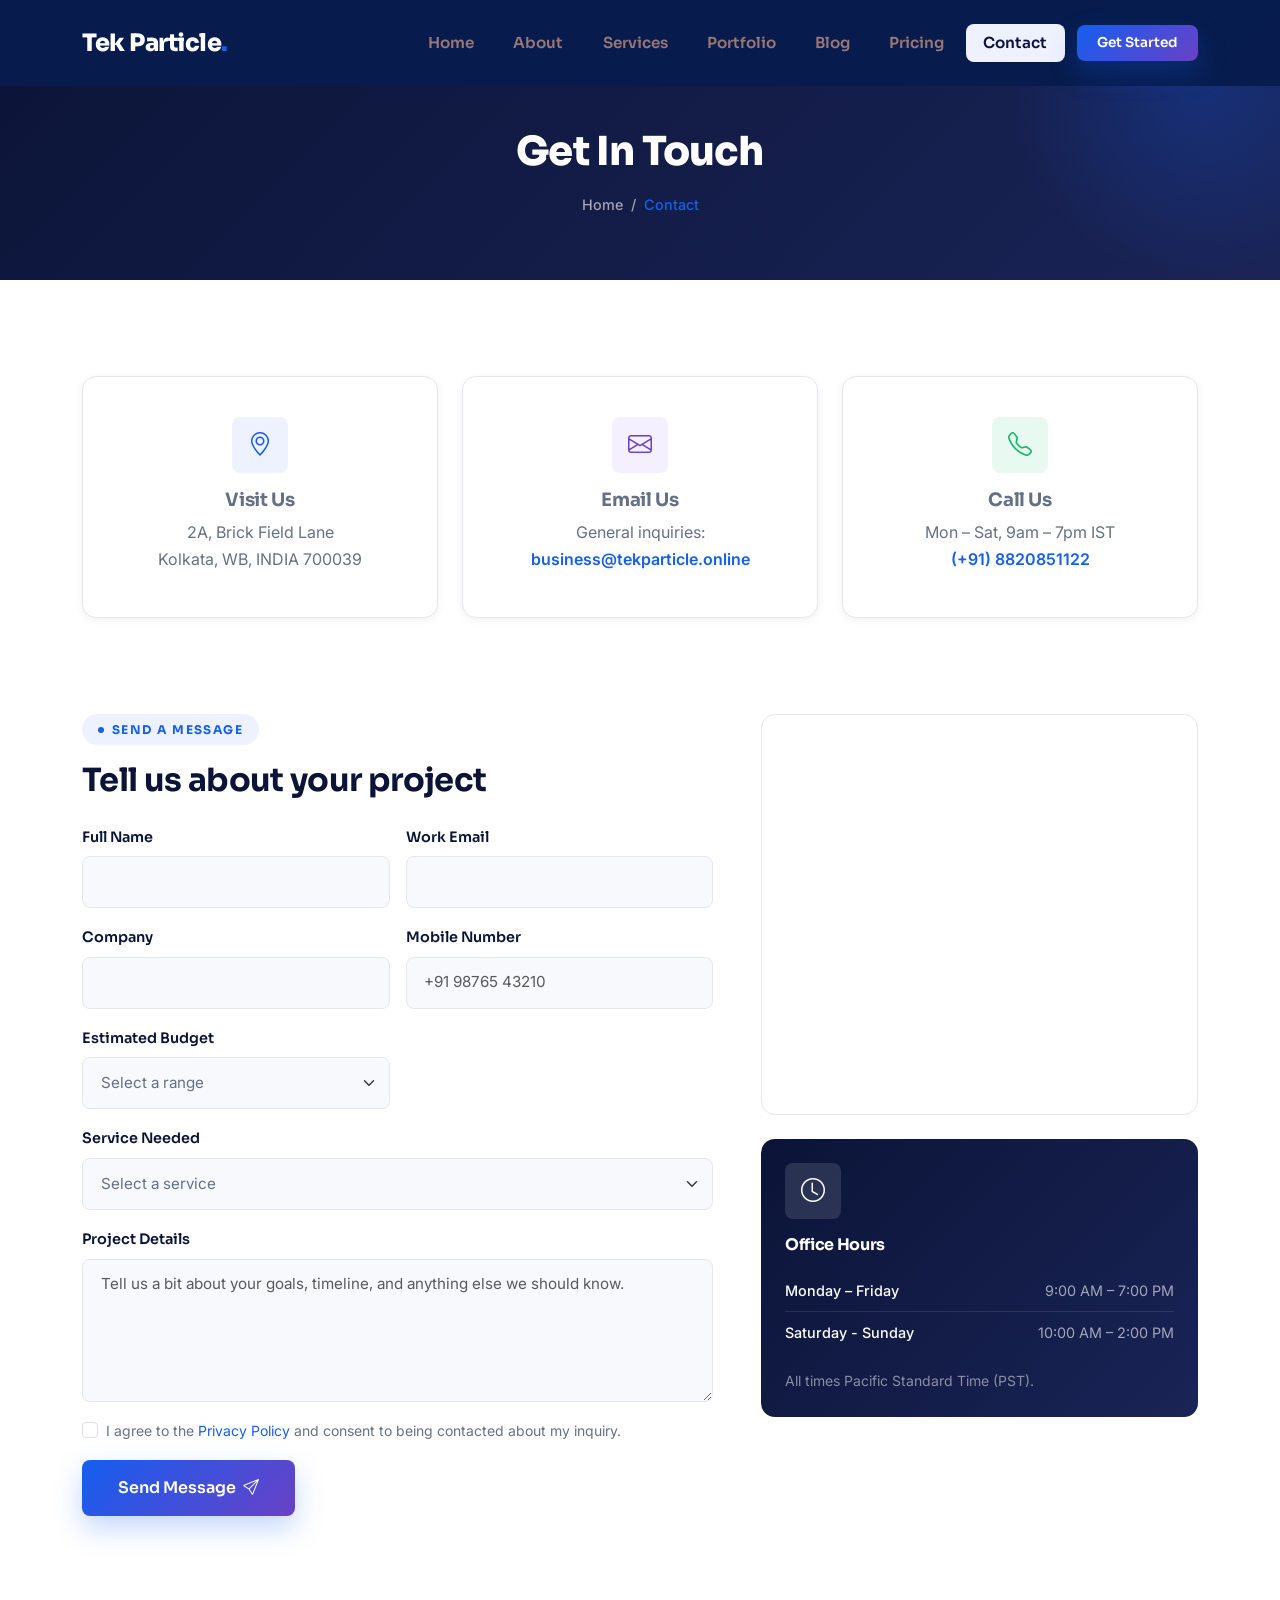
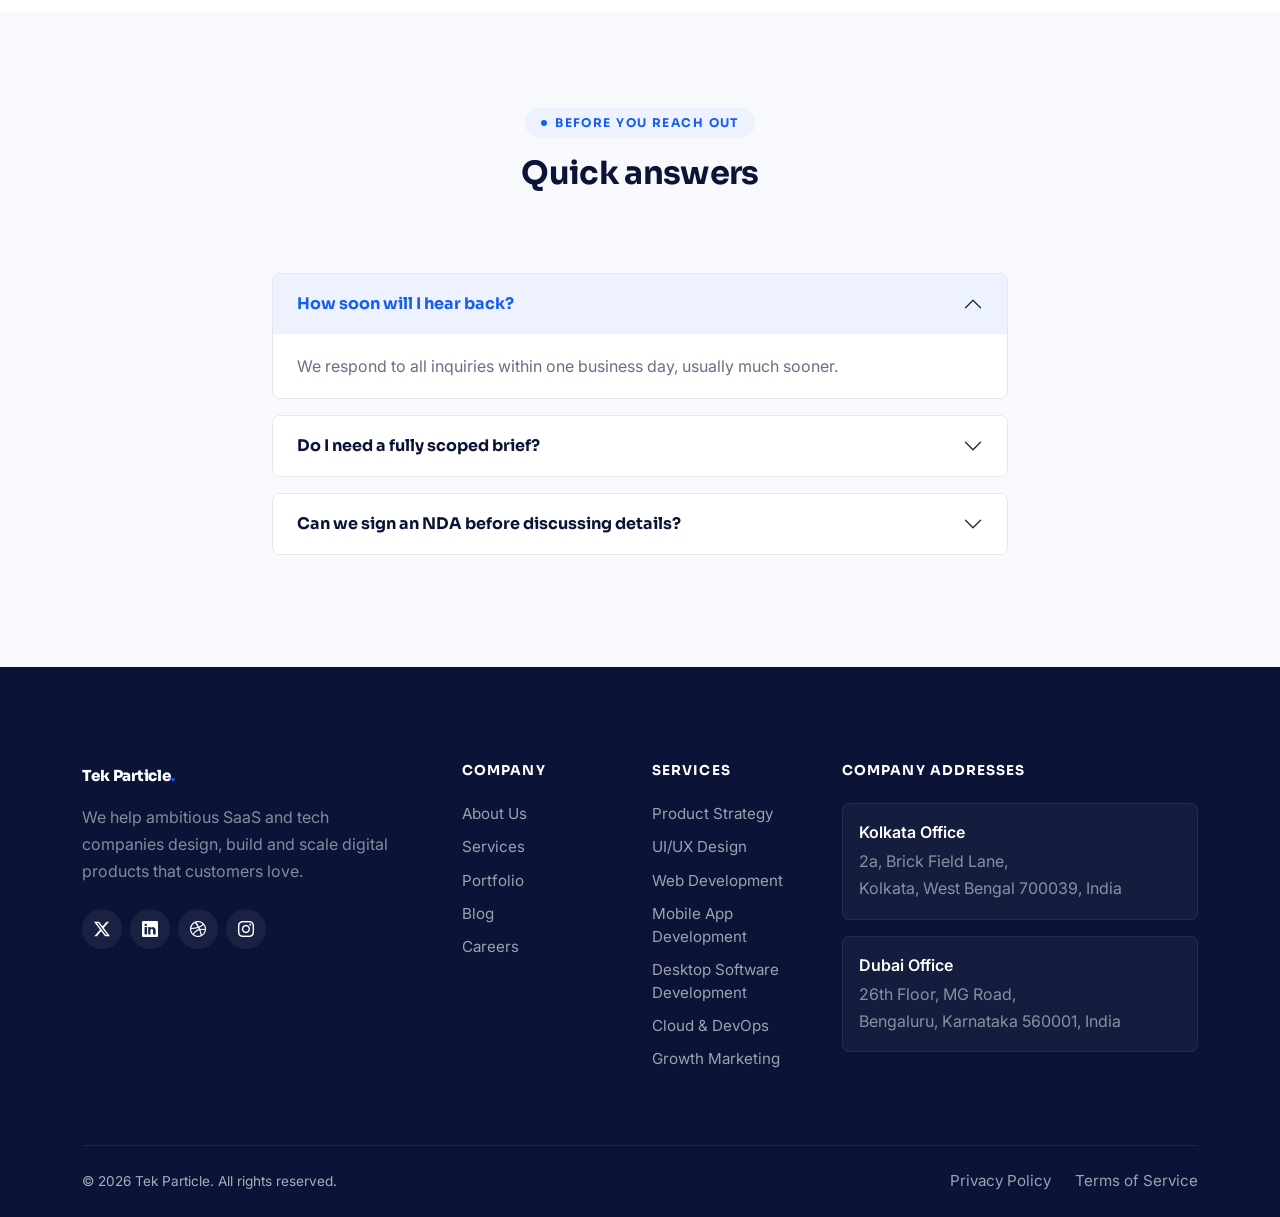
<file: contact.html>
<!doctype html>
<html lang="en">
  <head>
    <meta charset="UTF-8" />
    <meta name="viewport" content="width=device-width, initial-scale=1.0" />
    <title>Contact Us — Tek Particle</title>
    <meta
      name="description"
      content="Get in touch with the Tek Particle team — start a project, ask a question, or book a free strategy call."
    />
    <link
      rel="icon"
      type="image/svg+xml"
      href="data:image/svg+xml,%3Csvg xmlns='http://www.w3.org/2000/svg' viewBox='0 0 100 100'%3E%3Crect width='100' height='100' rx='22' fill='%23155EEF'/%3E%3Ctext x='50' y='68' font-size='58' font-family='Arial' font-weight='800' fill='white' text-anchor='middle'%3EN%3C/text%3E%3C/svg%3E"
    />
    <link rel="preconnect" href="https://fonts.googleapis.com" />
    <link rel="preconnect" href="https://fonts.gstatic.com" crossorigin />
    <link
      href="https://fonts.googleapis.com/css2?family=Inter:wght@400;500;600;700&family=Sora:wght@400;600;700;800&display=swap"
      rel="stylesheet"
    />
    <link
      href="https://cdn.jsdelivr.net/npm/bootstrap@5.3.3/dist/css/bootstrap.min.css"
      rel="stylesheet"
    />
    <link
      href="https://cdn.jsdelivr.net/npm/bootstrap-icons@1.11.3/font/bootstrap-icons.css"
      rel="stylesheet"
    />
    <link href="css/custom.css" rel="stylesheet" />
  </head>
  <body class="page-header-blue">
    <nav class="navbar navbar-expand-lg navbar-nexora fixed-top">
      <div class="container">
        <a class="navbar-brand navbar-brand-custom" href="index.html"
          >Tek Particle<span>.</span></a
        >
        <button
          class="navbar-toggler navbar-toggler-custom"
          type="button"
          data-bs-toggle="collapse"
          data-bs-target="#mainNav"
          aria-controls="mainNav"
          aria-expanded="false"
          aria-label="Toggle navigation"
        >
          <span class="bar"></span><span class="bar"></span
          ><span class="bar"></span>
        </button>
        <div class="collapse navbar-collapse" id="mainNav">
          <ul
            class="navbar-nav ms-auto align-items-lg-center gap-1 mt-3 mt-lg-0"
          >
            <li class="nav-item">
              <a class="nav-link" href="index.html">Home</a>
            </li>
            <li class="nav-item">
              <a class="nav-link" href="about.html">About</a>
            </li>
            <li class="nav-item">
              <a class="nav-link" href="services.html">Services</a>
            </li>
            <li class="nav-item">
              <a class="nav-link" href="portfolio.html">Portfolio</a>
            </li>
            <li class="nav-item">
              <a class="nav-link" href="blog.html">Blog</a>
            </li>
            <li class="nav-item">
              <a class="nav-link" href="pricing.html">Pricing</a>
            </li>
            <li class="nav-item">
              <a class="nav-link active" href="contact.html">Contact</a>
            </li>
            <li class="nav-item ms-lg-2 mt-2 mt-lg-0">
              <a href="contact.html" class="btn btn-primary btn-sm-custom w-100"
                >Get Started</a
              >
            </li>
          </ul>
        </div>
      </div>
    </nav>

    <header class="page-header">
      <div class="container">
        <h1 class="mb-3">Get In Touch</h1>
        <div class="breadcrumb-custom">
          <a href="index.html">Home</a> <span>/</span>
          <span class="active">Contact</span>
        </div>
      </div>
    </header>

    <!-- CONTACT INFO CARDS -->
    <section class="section pb-0">
      <div class="container">
        <div class="row g-4">
          <div class="col-md-4 reveal">
            <div class="card-premium text-center">
              <div class="icon-box icon-box-primary mx-auto mb-3">
                <i class="bi bi-geo-alt"></i>
              </div>
              <h3 class="card-title">Visit Us</h3>
              <p class="mb-0">
                2A, Brick Field Lane<br />Kolkata, WB, INDIA 700039
              </p>
            </div>
          </div>
          <div class="col-md-4 reveal">
            <div class="card-premium text-center">
              <div class="icon-box icon-box-secondary mx-auto mb-3">
                <i class="bi bi-envelope"></i>
              </div>
              <h3 class="card-title">Email Us</h3>
              <p class="mb-1">
                General inquiries:<br /><a
                  href="mailto:business@tekparticle.online"
                  class="text-primary-custom fw-semibold text-decoration-none"
                  >business@tekparticle.online</a
                >
              </p>
            </div>
          </div>
          <div class="col-md-4 reveal">
            <div class="card-premium text-center">
              <div class="icon-box icon-box-success mx-auto mb-3">
                <i class="bi bi-telephone"></i>
              </div>
              <h3 class="card-title">Call Us</h3>
              <p class="mb-0">
                Mon – Sat, 9am – 7pm IST<br /><a
                  href="tel:+918820851122"
                  class="text-primary-custom fw-semibold text-decoration-none"
                  >(+91) 8820851122</a
                >
              </p>
            </div>
          </div>
        </div>
      </div>
    </section>

    <!-- FORM + MAP -->
    <section class="section">
      <div class="container">
        <div class="row g-5 align-items-stretch">
          <div class="col-lg-7 reveal">
            <span class="eyebrow">Send a message</span>
            <h2 class="section-title mb-4">Tell us about your project</h2>
            <form
              class="needs-validation"
              novalidate
              method="POST"
              action="https://formsubmit.co/ajax/business@tekparticle.online"
            >
              <input type="hidden" name="_subject" value="Service Needed"/>
              <input type="hidden" name="_replyto" value="" />
              <input type="hidden" name="_captcha" value="false" />
              <input type="hidden" name="_template" value="table" />
              <div class="row g-3">
                <div class="col-md-6">
                  <label class="form-label" for="fullName">Full Name</label>
                  <input
                    type="text"
                    class="form-control"
                    id="fullName"
                    name="fullName"
                    required
                  />
                  <div class="invalid-feedback">Please enter your name.</div>
                </div>
                <div class="col-md-6">
                  <label class="form-label" for="workEmail">Work Email</label>
                  <input
                    type="email"
                    class="form-control"
                    id="workEmail"
                    name="workEmail"
                    required
                  />
                  <div class="invalid-feedback">
                    Please enter a valid email address.
                  </div>
                </div>
                <div class="col-md-6">
                  <label class="form-label" for="companyName">Company</label>
                  <input
                    type="text"
                    class="form-control"
                    id="companyName"
                    name="companyName"
                  />
                </div>
                <div class="col-md-6">
                  <label class="form-label" for="mobileNumber"
                    >Mobile Number</label
                  >
                  <input
                    type="tel"
                    class="form-control"
                    id="mobileNumber"
                    name="mobileNumber"
                    placeholder="+91 98765 43210"
                  />
                </div>
                <div class="col-md-6">
                  <label class="form-label" for="budget"
                    >Estimated Budget</label
                  >
                  <select
                    class="form-select"
                    id="budget"
                    name="budget"
                    required
                  >
                    <option value="" selected disabled>Select a range</option>
                    <option>Under $500</option>
                    <option>$500 – $2,000</option>
                    <option>$2,000 – $10,000</option>
                    <option>$10,000+</option>
                  </select>
                  <div class="invalid-feedback">
                    Please select a budget range.
                  </div>
                </div>
                <div class="col-12">
                  <label class="form-label" for="service">Service Needed</label>
                  <select
                    class="form-select"
                    id="service"
                    name="service"
                    required
                  >
                    <option value="" selected disabled>Select a service</option>
                    <option>Product Strategy</option>
                    <option>UI/UX Design</option>
                    <option>Web Development</option>
                    <option>Mobile App Development</option>
                    <option>Desktop Software Development</option>
                    <option>Cloud &amp; DevOps</option>
                    <option>Growth Marketing</option>
                    <option>QA &amp; Security Audits</option>
                    <option>AI / ML Solutions</option>
                    <option>Blockchain Development</option>
                    <option>Something else</option>
                  </select>
                  <div class="invalid-feedback">Please select a service.</div>
                </div>
                <div class="col-12">
                  <label class="form-label" for="message"
                    >Project Details</label
                  >
                  <textarea
                    class="form-control"
                    id="message"
                    name="message"
                    rows="5"
                    placeholder="Tell us a bit about your goals, timeline, and anything else we should know."
                    required
                  ></textarea>
                  <div class="invalid-feedback">
                    Please share a few details about your project.
                  </div>
                </div>
                <div class="col-12">
                  <div class="form-check">
                    <input
                      class="form-check-input"
                      type="checkbox"
                      id="agreeTerms"
                      required
                    />
                    <label
                      class="form-check-label small text-slate"
                      for="agreeTerms"
                    >
                      I agree to the
                      <a
                        href="./privacy-policy.html"
                        class="text-primary-custom"
                        >Privacy Policy</a
                      >
                      and consent to being contacted about my inquiry.
                    </label>
                    <div class="invalid-feedback">
                      You must agree before submitting.
                    </div>
                  </div>
                </div>
                <div class="col-12">
                  <button type="submit" class="btn btn-primary btn-lg-custom">
                    Send Message <i class="bi bi-send ms-1"></i>
                  </button>
                </div>
              </div>
            </form>
          </div>

          <div class="col-lg-5 reveal">
            <div class="map-frame mb-4">
              <iframe
                src="https://www.google.com/maps?q=2A%2C%20Brick%20Field%20Lane%2C%20Tiljala%2C%20Kolkata%2C%20West%20Bengal%20700039&z=15&output=embed"
                loading="lazy"
                referrerpolicy="no-referrer-when-downgrade"
                title="Tek Particle office location map"
              ></iframe>
            </div>
            <div class="widget bg-gradient-dark text-white border-0">
              <div class="icon-box icon-box-white mb-3">
                <i class="bi bi-clock"></i>
              </div>
              <h5 class="text-white mb-3">Office Hours</h5>
              <ul
                class="widget-link-list"
                style="--n-border: rgba(255, 255, 255, 0.1)"
              >
                <li style="border-color: rgba(255, 255, 255, 0.1); color: #fff">
                  Monday – Friday
                  <span style="color: rgba(255, 255, 255, 0.6)"
                    >9:00 AM – 7:00 PM</span
                  >
                </li>
                <li style="border-color: rgba(255, 255, 255, 0.1); color: #fff">
                  Saturday - Sunday
                  <span style="color: rgba(255, 255, 255, 0.6)"
                    >10:00 AM – 2:00 PM</span
                  >
                </li>
              </ul>
              <p class="text-white-50 small mt-3 mb-0">
                All times Pacific Standard Time (PST).
              </p>
            </div>
          </div>
        </div>
      </div>
    </section>

    <!-- FAQ -->
    <section class="section bg-soft">
      <div class="container">
        <div class="row section-header justify-content-center text-center">
          <div class="col-lg-7 reveal">
            <span class="eyebrow">Before you reach out</span>
            <h2 class="section-title">Quick answers</h2>
          </div>
        </div>
        <div class="row justify-content-center">
          <div class="col-lg-8 reveal">
            <div class="accordion accordion-custom" id="contactFaq">
              <div class="accordion-item">
                <h2 class="accordion-header">
                  <button
                    class="accordion-button"
                    type="button"
                    data-bs-toggle="collapse"
                    data-bs-target="#cfaq1"
                  >
                    How soon will I hear back?
                  </button>
                </h2>
                <div
                  id="cfaq1"
                  class="accordion-collapse collapse show"
                  data-bs-parent="#contactFaq"
                >
                  <div class="accordion-body">
                    We respond to all inquiries within one business day, usually
                    much sooner.
                  </div>
                </div>
              </div>
              <div class="accordion-item">
                <h2 class="accordion-header">
                  <button
                    class="accordion-button collapsed"
                    type="button"
                    data-bs-toggle="collapse"
                    data-bs-target="#cfaq2"
                  >
                    Do I need a fully scoped brief?
                  </button>
                </h2>
                <div
                  id="cfaq2"
                  class="accordion-collapse collapse"
                  data-bs-parent="#contactFaq"
                >
                  <div class="accordion-body">
                    Not at all — a rough idea is enough to start. We'll help you
                    scope the rest during a free discovery call.
                  </div>
                </div>
              </div>
              <div class="accordion-item">
                <h2 class="accordion-header">
                  <button
                    class="accordion-button collapsed"
                    type="button"
                    data-bs-toggle="collapse"
                    data-bs-target="#cfaq3"
                  >
                    Can we sign an NDA before discussing details?
                  </button>
                </h2>
                <div
                  id="cfaq3"
                  class="accordion-collapse collapse"
                  data-bs-parent="#contactFaq"
                >
                  <div class="accordion-body">
                    Yes, we're happy to sign your NDA — just mention it in your
                    message and we'll send it over before our first call.
                  </div>
                </div>
              </div>
            </div>
          </div>
        </div>
      </div>
    </section>

    <footer class="footer-nexora">
      <div class="container">
        <div class="row gy-4">
          <div class="col-lg-4 col-md-6">
            <a
              class="navbar-brand-custom d-inline-block mb-3"
              href="index.html"
              style="color: #fff !important"
              >Tek Particle<span style="color: var(--n-primary)">.</span></a
            >
            <p class="text-white-50 mb-4" style="max-width: 320px">
              We help ambitious SaaS and tech companies design, build and scale
              digital products that customers love.
            </p>
            <div class="d-flex gap-2">
              <a href="#" class="social-icon"
                ><i class="bi bi-twitter-x"></i
              ></a>
              <a href="#" class="social-icon"><i class="bi bi-linkedin"></i></a>
              <a href="#" class="social-icon"><i class="bi bi-dribbble"></i></a>
              <a href="#" class="social-icon"
                ><i class="bi bi-instagram"></i
              ></a>
            </div>
          </div>
          <div class="col-lg-2 col-md-6 col-6">
            <h6>Company</h6>
            <a href="about.html">About Us</a>
            <a href="services.html">Services</a>
            <a href="portfolio.html">Portfolio</a>
            <a href="blog.html">Blog</a>
            <a href="contact.html">Careers</a>
          </div>
          <div class="col-lg-2 col-md-6 col-6">
            <h6>Services</h6>
            <a href="service-details.html">Product Strategy</a>
            <a href="service-details.html">UI/UX Design</a>
            <a href="service-details.html">Web Development</a>
            <a href="service-details.html">Mobile App Development</a>
            <a href="service-details.html">Desktop Software Development</a>
            <a href="service-details.html">Cloud &amp; DevOps</a>
            <a href="service-details.html">Growth Marketing</a>
          </div>
          <div class="col-lg-4 col-md-6 col-12">
            <h6>Company addresses</h6>
            <div class="row g-3">
              <div class="col-12 col-md-12">
                <div
                  class="p-3 rounded-3 h-100"
                  style="
                    background: rgba(255, 255, 255, 0.04);
                    border: 1px solid rgba(255, 255, 255, 0.08);
                  "
                >
                  <div class="fw-semibold text-white mb-1">Kolkata Office</div>
                  <p class="text-white-50 mb-0">
                    2a, Brick Field Lane, <br />Kolkata, West Bengal 700039,
                    India
                  </p>
                </div>
              </div>
              <div class="col-12 col-md-12">
                <div
                  class="p-3 rounded-3 h-100"
                  style="
                    background: rgba(255, 255, 255, 0.04);
                    border: 1px solid rgba(255, 255, 255, 0.08);
                  "
                >
                  <div class="fw-semibold text-white mb-1">Dubai Office</div>
                  <p class="text-white-50 mb-0">
                    26th Floor, MG Road,<br />Bengaluru, Karnataka 560001, India
                  </p>
                </div>
              </div>
            </div>
          </div>
        </div>
        <div
          class="footer-bottom d-flex flex-row justify-content-between align-items-center gap-2 text-center text-md-start w-100 flex-wrap flex-md-nowrap"
        >
          <p
            class="mb-0 text-center text-md-start order-2 order-md-1"
            style="display: block; line-height: 1.7"
          >
            &copy; 2026 Tek Particle. All rights reserved.
          </p>
          <div
            class="d-flex flex-row justify-content-space-between justify-content-md-end gap-2 gap-sm-4 order-1 order-md-2 w-auto"
          >
            <a href="privacy-policy.html" class="mb-0">Privacy Policy</a>
            <a href="terms-of-service.html" class="mb-0">Terms of Service</a>
          </div>
        </div>
      </div>
    </footer>

    <button class="back-to-top" aria-label="Back to top">
      <i class="bi bi-arrow-up"></i>
    </button>

    <script src="https://cdn.jsdelivr.net/npm/bootstrap@5.3.3/dist/js/bootstrap.bundle.min.js"></script>
    <script src="js/main.js"></script>
  </body>
</html>
</file>
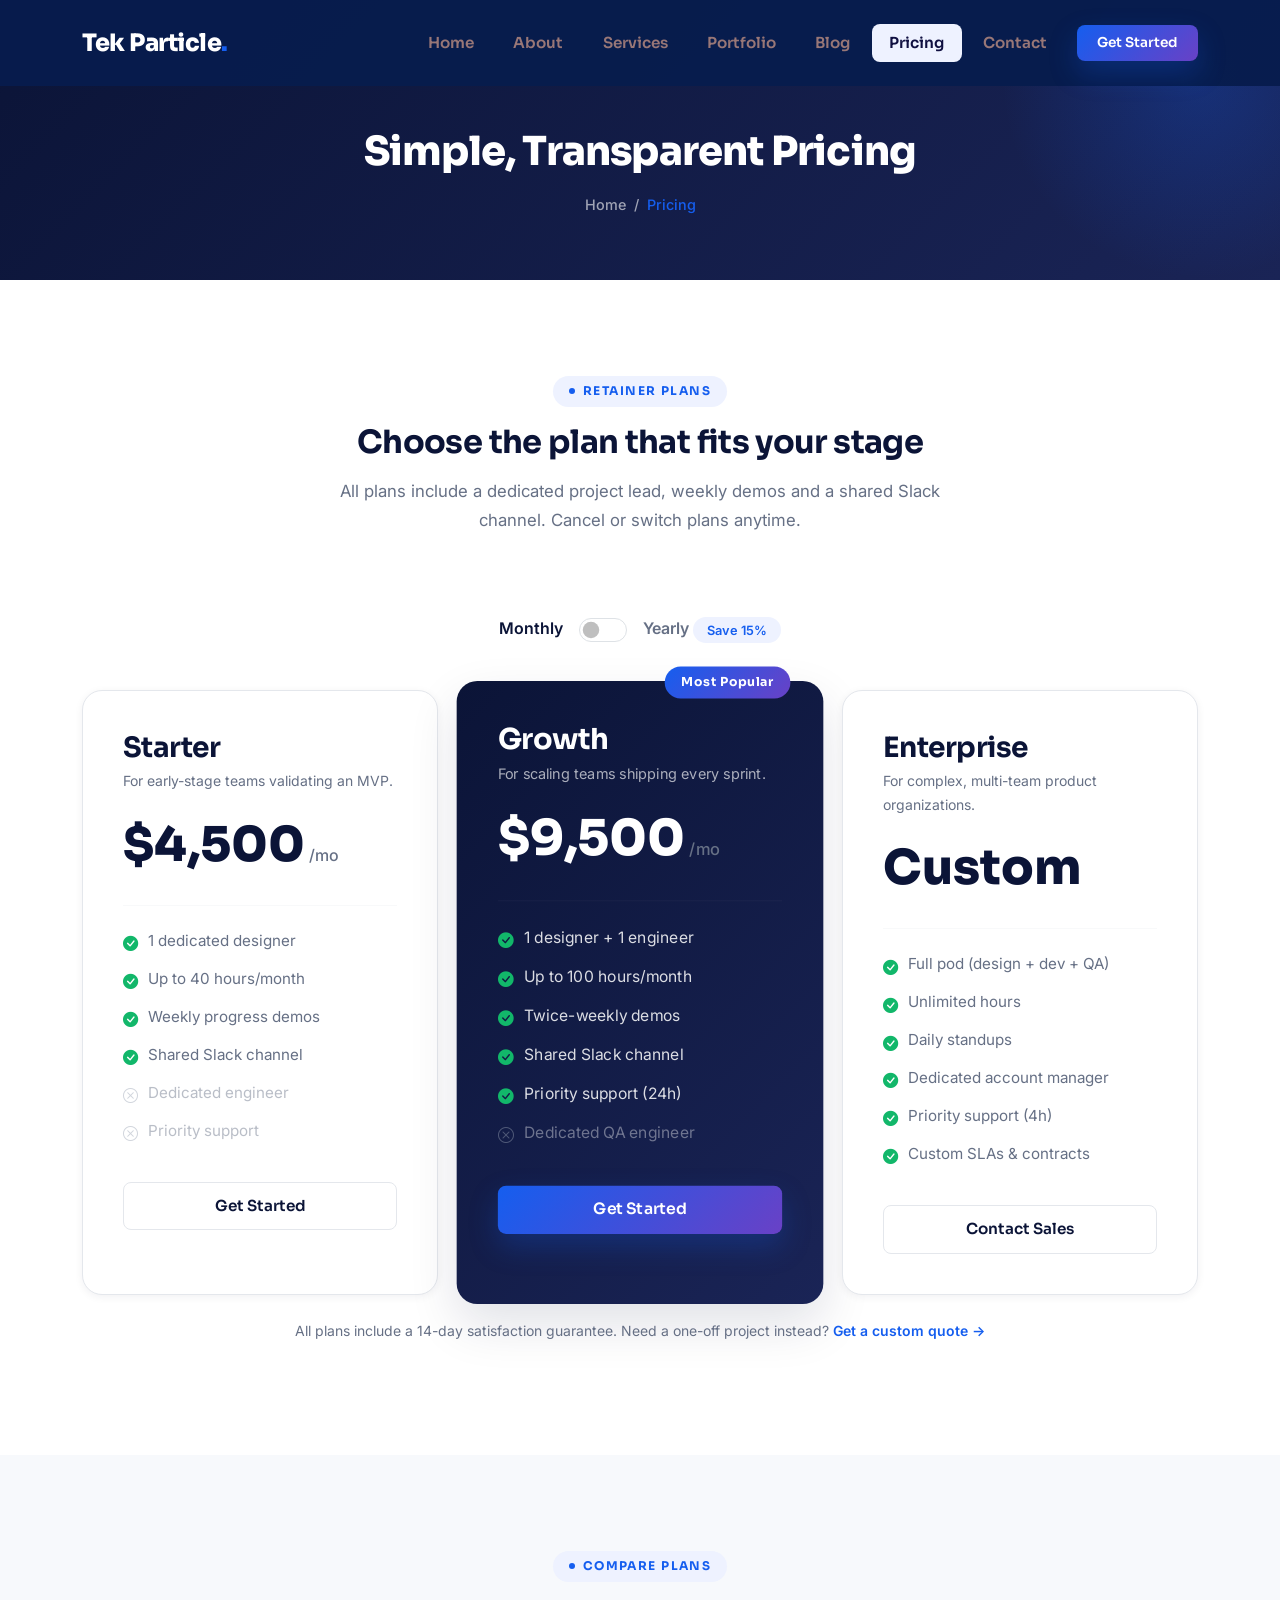
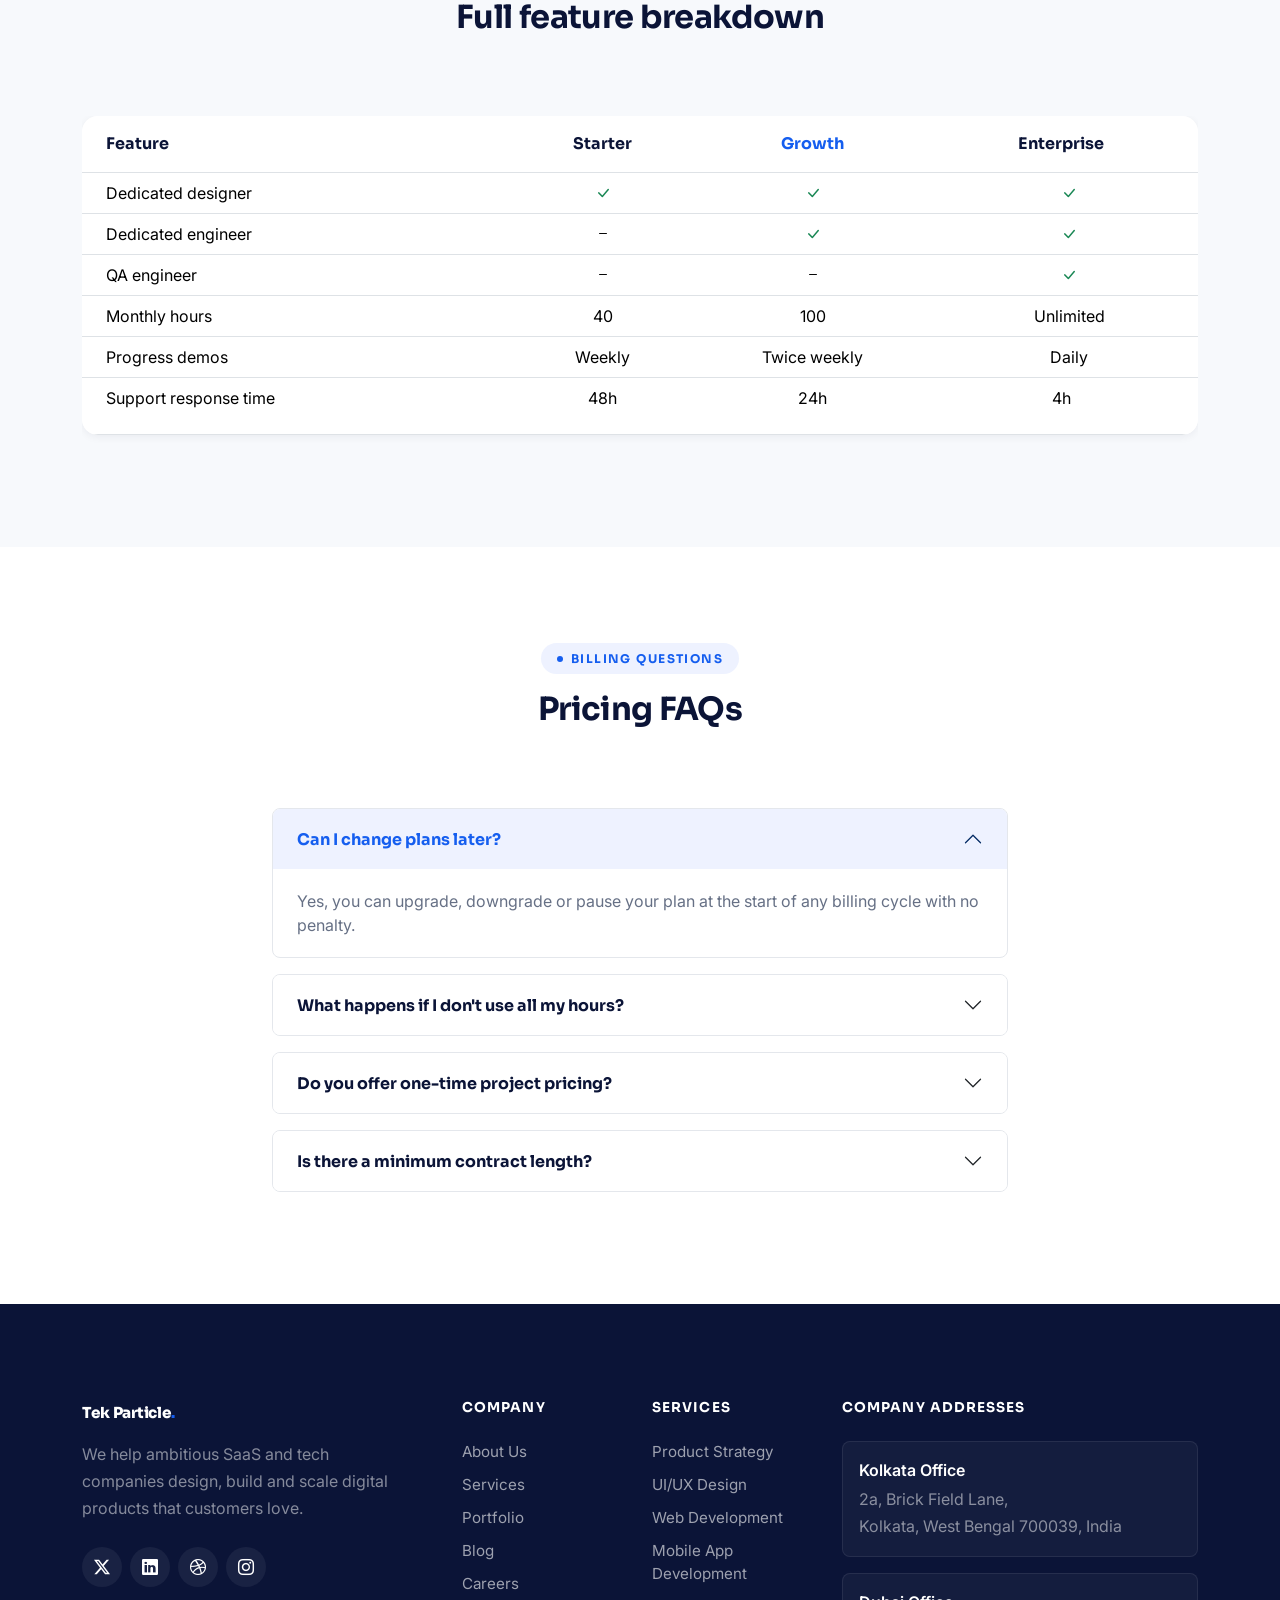
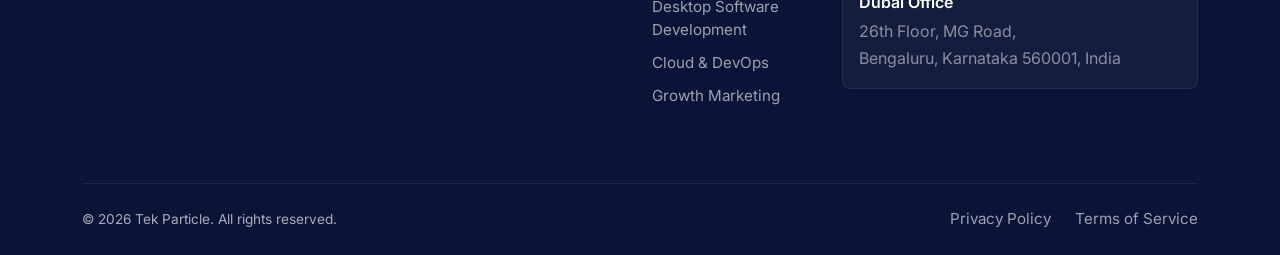
<file: pricing.html>
<!DOCTYPE html>
<html lang="en">
<head>
  <meta charset="UTF-8">
  <meta name="viewport" content="width=device-width, initial-scale=1.0">
  <title>Pricing — Tek Particle</title>
  <meta name="description" content="Simple, transparent pricing plans for Tek Particle's design and development services — from one-off sprints to full retainers.">
  <link rel="icon" type="image/svg+xml" href="data:image/svg+xml,%3Csvg xmlns='http://www.w3.org/2000/svg' viewBox='0 0 100 100'%3E%3Crect width='100' height='100' rx='22' fill='%23155EEF'/%3E%3Ctext x='50' y='68' font-size='58' font-family='Arial' font-weight='800' fill='white' text-anchor='middle'%3ET%3C/text%3E%3C/svg%3E">
  <link rel="preconnect" href="https://fonts.googleapis.com">
  <link rel="preconnect" href="https://fonts.gstatic.com" crossorigin>
  <link href="https://fonts.googleapis.com/css2?family=Inter:wght@400;500;600;700&family=Sora:wght@400;600;700;800&display=swap" rel="stylesheet">
  <link href="https://cdn.jsdelivr.net/npm/bootstrap@5.3.3/dist/css/bootstrap.min.css" rel="stylesheet">
  <link href="https://cdn.jsdelivr.net/npm/bootstrap-icons@1.11.3/font/bootstrap-icons.css" rel="stylesheet">
  <link href="css/custom.css" rel="stylesheet">
</head>
<body class="page-header-blue">

  <nav class="navbar navbar-expand-lg navbar-nexora fixed-top">
    <div class="container">
      <a class="navbar-brand navbar-brand-custom" href="index.html">Tek Particle<span>.</span></a>
      <button class="navbar-toggler navbar-toggler-custom" type="button" data-bs-toggle="collapse" data-bs-target="#mainNav" aria-controls="mainNav" aria-expanded="false" aria-label="Toggle navigation">
        <span class="bar"></span><span class="bar"></span><span class="bar"></span>
      </button>
      <div class="collapse navbar-collapse" id="mainNav">
        <ul class="navbar-nav ms-auto align-items-lg-center gap-1 mt-3 mt-lg-0">
          <li class="nav-item"><a class="nav-link" href="index.html">Home</a></li>
          <li class="nav-item"><a class="nav-link" href="about.html">About</a></li>
          <li class="nav-item"><a class="nav-link" href="services.html">Services</a></li>
          <li class="nav-item"><a class="nav-link" href="portfolio.html">Portfolio</a></li>
          <li class="nav-item"><a class="nav-link" href="blog.html">Blog</a></li>
          <li class="nav-item"><a class="nav-link active" href="pricing.html">Pricing</a></li>
          <li class="nav-item"><a class="nav-link" href="contact.html">Contact</a></li>
          <li class="nav-item ms-lg-2 mt-2 mt-lg-0">
            <a href="contact.html" class="btn btn-primary btn-sm-custom w-100">Get Started</a>
          </li>
        </ul>
      </div>
    </div>
  </nav>

  <header class="page-header">
    <div class="container">
      <h1 class="mb-3">Simple, Transparent Pricing</h1>
      <div class="breadcrumb-custom">
        <a href="index.html">Home</a> <span>/</span> <span class="active">Pricing</span>
      </div>
    </div>
  </header>

  <!-- TOGGLE -->
  <section class="section pb-0">
    <div class="container">
      <div class="row section-header justify-content-center text-center">
        <div class="col-lg-7 reveal">
          <span class="eyebrow">Retainer plans</span>
          <h2 class="section-title">Choose the plan that fits your stage</h2>
          <p class="section-subtitle mx-auto">All plans include a dedicated project lead, weekly demos and a shared Slack channel. Cancel or switch plans anytime.</p>
        </div>
      </div>
      <div class="d-flex justify-content-center align-items-center gap-3 mb-5 reveal">
        <span class="fw-semibold text-navy" id="monthlyLabel">Monthly</span>
        <div class="form-check form-switch m-0">
          <input class="form-check-input" type="checkbox" role="switch" id="billingToggle" style="width:3em; height:1.5em; cursor:pointer;">
        </div>
        <span class="fw-semibold text-slate" id="yearlyLabel">Yearly <span class="badge-soft">Save 15%</span></span>
      </div>
    </div>
  </section>

  <!-- PRICING CARDS -->
  <section class="section pt-0">
    <div class="container">
      <div class="row g-4 align-items-stretch">
        <div class="col-lg-4 reveal">
          <div class="pricing-card">
            <h3 class="mb-1">Starter</h3>
            <p class="text-slate small mb-3">For early-stage teams validating an MVP.</p>
            <div class="price-wrap">
              <span class="price" data-monthly="4500" data-yearly="3825">$4,500</span>
              <span class="price-period">/mo</span>
            </div>
            <hr class="pricing-divider">
            <ul class="feature-list">
              <li><i class="bi bi-check-circle-fill"></i> 1 dedicated designer</li>
              <li><i class="bi bi-check-circle-fill"></i> Up to 40 hours/month</li>
              <li><i class="bi bi-check-circle-fill"></i> Weekly progress demos</li>
              <li><i class="bi bi-check-circle-fill"></i> Shared Slack channel</li>
              <li class="disabled"><i class="bi bi-x-circle"></i> Dedicated engineer</li>
              <li class="disabled"><i class="bi bi-x-circle"></i> Priority support</li>
            </ul>
            <a href="contact.html" class="btn btn-light-custom w-100 mt-4">Get Started</a>
          </div>
        </div>
        <div class="col-lg-4 reveal">
          <div class="pricing-card featured">
            <span class="pricing-badge">Most Popular</span>
            <h3 class="mb-1">Growth</h3>
            <p class="text-slate small mb-3">For scaling teams shipping every sprint.</p>
            <div class="price-wrap">
              <span class="price" data-monthly="9500" data-yearly="8075">$9,500</span>
              <span class="price-period">/mo</span>
            </div>
            <hr class="pricing-divider">
            <ul class="feature-list">
              <li><i class="bi bi-check-circle-fill"></i> 1 designer + 1 engineer</li>
              <li><i class="bi bi-check-circle-fill"></i> Up to 100 hours/month</li>
              <li><i class="bi bi-check-circle-fill"></i> Twice-weekly demos</li>
              <li><i class="bi bi-check-circle-fill"></i> Shared Slack channel</li>
              <li><i class="bi bi-check-circle-fill"></i> Priority support (24h)</li>
              <li class="disabled"><i class="bi bi-x-circle"></i> Dedicated QA engineer</li>
            </ul>
            <a href="contact.html" class="btn btn-primary w-100 mt-4">Get Started</a>
          </div>
        </div>
        <div class="col-lg-4 reveal">
          <div class="pricing-card">
            <h3 class="mb-1">Enterprise</h3>
            <p class="text-slate small mb-3">For complex, multi-team product organizations.</p>
            <div class="price-wrap">
              <span class="price">Custom</span>
            </div>
            <hr class="pricing-divider">
            <ul class="feature-list">
              <li><i class="bi bi-check-circle-fill"></i> Full pod (design + dev + QA)</li>
              <li><i class="bi bi-check-circle-fill"></i> Unlimited hours</li>
              <li><i class="bi bi-check-circle-fill"></i> Daily standups</li>
              <li><i class="bi bi-check-circle-fill"></i> Dedicated account manager</li>
              <li><i class="bi bi-check-circle-fill"></i> Priority support (4h)</li>
              <li><i class="bi bi-check-circle-fill"></i> Custom SLAs &amp; contracts</li>
            </ul>
            <a href="contact.html" class="btn btn-light-custom w-100 mt-4">Contact Sales</a>
          </div>
        </div>
      </div>
      <p class="text-center text-slate small mt-4 reveal">All plans include a 14-day satisfaction guarantee. Need a one-off project instead? <a href="contact.html" class="text-primary-custom fw-semibold">Get a custom quote →</a></p>
    </div>
  </section>

  <!-- COMPARISON TABLE -->
  <section class="section bg-soft">
    <div class="container">
      <div class="row section-header justify-content-center text-center">
        <div class="col-lg-7 reveal">
          <span class="eyebrow">Compare plans</span>
          <h2 class="section-title">Full feature breakdown</h2>
        </div>
      </div>
      <div class="table-responsive reveal">
        <table class="table align-middle bg-white rounded-4 overflow-hidden" style="box-shadow: var(--n-shadow-sm);">
          <thead>
            <tr class="text-center">
              <th class="text-start ps-4 py-3" style="font-family:var(--n-font-display); color:var(--n-navy);">Feature</th>
              <th class="py-3" style="font-family:var(--n-font-display); color:var(--n-navy);">Starter</th>
              <th class="py-3 text-primary-custom" style="font-family:var(--n-font-display);">Growth</th>
              <th class="py-3 pe-4" style="font-family:var(--n-font-display); color:var(--n-navy);">Enterprise</th>
            </tr>
          </thead>
          <tbody>
            <tr class="text-center">
              <td class="text-start ps-4">Dedicated designer</td>
              <td><i class="bi bi-check-lg text-success"></i></td>
              <td><i class="bi bi-check-lg text-success"></i></td>
              <td><i class="bi bi-check-lg text-success"></i></td>
            </tr>
            <tr class="text-center">
              <td class="text-start ps-4">Dedicated engineer</td>
              <td><i class="bi bi-dash text-slate-light"></i></td>
              <td><i class="bi bi-check-lg text-success"></i></td>
              <td><i class="bi bi-check-lg text-success"></i></td>
            </tr>
            <tr class="text-center">
              <td class="text-start ps-4">QA engineer</td>
              <td><i class="bi bi-dash text-slate-light"></i></td>
              <td><i class="bi bi-dash text-slate-light"></i></td>
              <td><i class="bi bi-check-lg text-success"></i></td>
            </tr>
            <tr class="text-center">
              <td class="text-start ps-4">Monthly hours</td>
              <td>40</td>
              <td>100</td>
              <td>Unlimited</td>
            </tr>
            <tr class="text-center">
              <td class="text-start ps-4">Progress demos</td>
              <td>Weekly</td>
              <td>Twice weekly</td>
              <td>Daily</td>
            </tr>
            <tr class="text-center">
              <td class="text-start ps-4 pb-4">Support response time</td>
              <td class="pb-4">48h</td>
              <td class="pb-4">24h</td>
              <td class="pb-4 pe-4">4h</td>
            </tr>
          </tbody>
        </table>
      </div>
    </div>
  </section>

  <!-- FAQ -->
  <section class="section">
    <div class="container">
      <div class="row section-header justify-content-center text-center">
        <div class="col-lg-7 reveal">
          <span class="eyebrow">Billing questions</span>
          <h2 class="section-title">Pricing FAQs</h2>
        </div>
      </div>
      <div class="row justify-content-center">
        <div class="col-lg-8 reveal">
          <div class="accordion accordion-custom" id="pricingFaq">
            <div class="accordion-item">
              <h2 class="accordion-header">
                <button class="accordion-button" type="button" data-bs-toggle="collapse" data-bs-target="#pfaq1">Can I change plans later?</button>
              </h2>
              <div id="pfaq1" class="accordion-collapse collapse show" data-bs-parent="#pricingFaq">
                <div class="accordion-body">Yes, you can upgrade, downgrade or pause your plan at the start of any billing cycle with no penalty.</div>
              </div>
            </div>
            <div class="accordion-item">
              <h2 class="accordion-header">
                <button class="accordion-button collapsed" type="button" data-bs-toggle="collapse" data-bs-target="#pfaq2">What happens if I don't use all my hours?</button>
              </h2>
              <div id="pfaq2" class="accordion-collapse collapse" data-bs-parent="#pricingFaq">
                <div class="accordion-body">Unused hours roll over to the following month, up to a maximum of 20% of your monthly allocation.</div>
              </div>
            </div>
            <div class="accordion-item">
              <h2 class="accordion-header">
                <button class="accordion-button collapsed" type="button" data-bs-toggle="collapse" data-bs-target="#pfaq3">Do you offer one-time project pricing?</button>
              </h2>
              <div id="pfaq3" class="accordion-collapse collapse" data-bs-parent="#pricingFaq">
                <div class="accordion-body">Yes — for clearly scoped projects we can provide a fixed quote. Reach out via the contact page for a custom estimate.</div>
              </div>
            </div>
            <div class="accordion-item">
              <h2 class="accordion-header">
                <button class="accordion-button collapsed" type="button" data-bs-toggle="collapse" data-bs-target="#pfaq4">Is there a minimum contract length?</button>
              </h2>
              <div id="pfaq4" class="accordion-collapse collapse" data-bs-parent="#pricingFaq">
                <div class="accordion-body">Retainer plans run month-to-month with no long-term lock-in. Enterprise plans may include custom terms.</div>
              </div>
            </div>
          </div>
        </div>
      </div>
    </div>
  </section>



    <footer class="footer-nexora">
      <div class="container">
        <div class="row gy-4">
          <div class="col-lg-4 col-md-6">
            <a
              class="navbar-brand-custom d-inline-block mb-3"
              href="index.html"
              style="color: #fff !important"
              >Tek Particle<span style="color: var(--n-primary)">.</span></a
            >
            <p class="text-white-50 mb-4" style="max-width: 320px">
              We help ambitious SaaS and tech companies design, build and scale
              digital products that customers love.
            </p>
            <div class="d-flex gap-2">
              <a href="#" class="social-icon"
                ><i class="bi bi-twitter-x"></i
              ></a>
              <a href="#" class="social-icon"><i class="bi bi-linkedin"></i></a>
              <a href="#" class="social-icon"><i class="bi bi-dribbble"></i></a>
              <a href="#" class="social-icon"
                ><i class="bi bi-instagram"></i
              ></a>
            </div>
          </div>
          <div class="col-lg-2 col-md-6 col-6">
            <h6>Company</h6>
            <a href="about.html">About Us</a>
            <a href="services.html">Services</a>
            <a href="portfolio.html">Portfolio</a>
            <a href="blog.html">Blog</a>
            <a href="contact.html">Careers</a>
          </div>
          <div class="col-lg-2 col-md-6 col-6">
            <h6>Services</h6>
            <a href="service-details.html">Product Strategy</a>
            <a href="service-details.html">UI/UX Design</a>
            <a href="service-details.html">Web Development</a>
            <a href="service-details.html">Mobile App Development</a>
            <a href="service-details.html">Desktop Software Development</a>
            <a href="service-details.html">Cloud &amp; DevOps</a>
            <a href="service-details.html">Growth Marketing</a>
          </div>
          <div class="col-lg-4 col-md-6 col-12">
            <h6>Company addresses</h6>
            <div class="row g-3">
              <div class="col-12 col-md-12">
                <div
                  class="p-3 rounded-3 h-100"
                  style="
                    background: rgba(255, 255, 255, 0.04);
                    border: 1px solid rgba(255, 255, 255, 0.08);
                  "
                >
                  <div class="fw-semibold text-white mb-1">Kolkata Office</div>
                  <p class="text-white-50 mb-0">
                    2a, Brick Field Lane, <br />Kolkata, West Bengal 700039,
                    India
                  </p>
                </div>
              </div>
              <div class="col-12 col-md-12">
                <div
                  class="p-3 rounded-3 h-100"
                  style="
                    background: rgba(255, 255, 255, 0.04);
                    border: 1px solid rgba(255, 255, 255, 0.08);
                  "
                >
                  <div class="fw-semibold text-white mb-1">Dubai Office</div>
                  <p class="text-white-50 mb-0">
                    26th Floor, MG Road,<br />Bengaluru, Karnataka 560001, India
                  </p>
                </div>
              </div>
            </div>
          </div>
        </div>
        <div
          class="footer-bottom d-flex flex-row justify-content-between align-items-center gap-2 text-center text-md-start w-100 flex-wrap flex-md-nowrap"
        >
          <p
            class="mb-0 text-center text-md-start order-2 order-md-1"
            style="display: block; line-height: 1.7"
          >
            &copy; 2026 Tek Particle. All rights reserved.
          </p>
          <div
            class="d-flex flex-row justify-content-space-between justify-content-md-end gap-2 gap-sm-4 order-1 order-md-2 w-auto"
          >
            <a href="privacy-policy.html" class="mb-0">Privacy Policy</a>
            <a href="terms-of-service.html" class="mb-0">Terms of Service</a>
          </div>
        </div>
      </div>
    </footer>

  <button class="back-to-top" aria-label="Back to top"><i class="bi bi-arrow-up"></i></button>

  <script src="https://cdn.jsdelivr.net/npm/bootstrap@5.3.3/dist/js/bootstrap.bundle.min.js"></script>
  <script src="js/main.js"></script>
  <script>
    // Monthly / Yearly pricing toggle
    const toggle = document.getElementById('billingToggle');
    const monthlyLabel = document.getElementById('monthlyLabel');
    const yearlyLabel = document.getElementById('yearlyLabel');
    const prices = document.querySelectorAll('.price[data-monthly]');

    toggle.addEventListener('change', function () {
      const yearly = this.checked;
      monthlyLabel.classList.toggle('text-slate', yearly);
      monthlyLabel.classList.toggle('fw-semibold', !yearly);
      yearlyLabel.classList.toggle('text-slate', !yearly);
      yearlyLabel.classList.toggle('text-navy', yearly);

      prices.forEach(price => {
        const val = yearly ? price.dataset.yearly : price.dataset.monthly;
        price.textContent = '$' + Number(val).toLocaleString();
      });
    });
  </script>
</body>
</html>
</file>
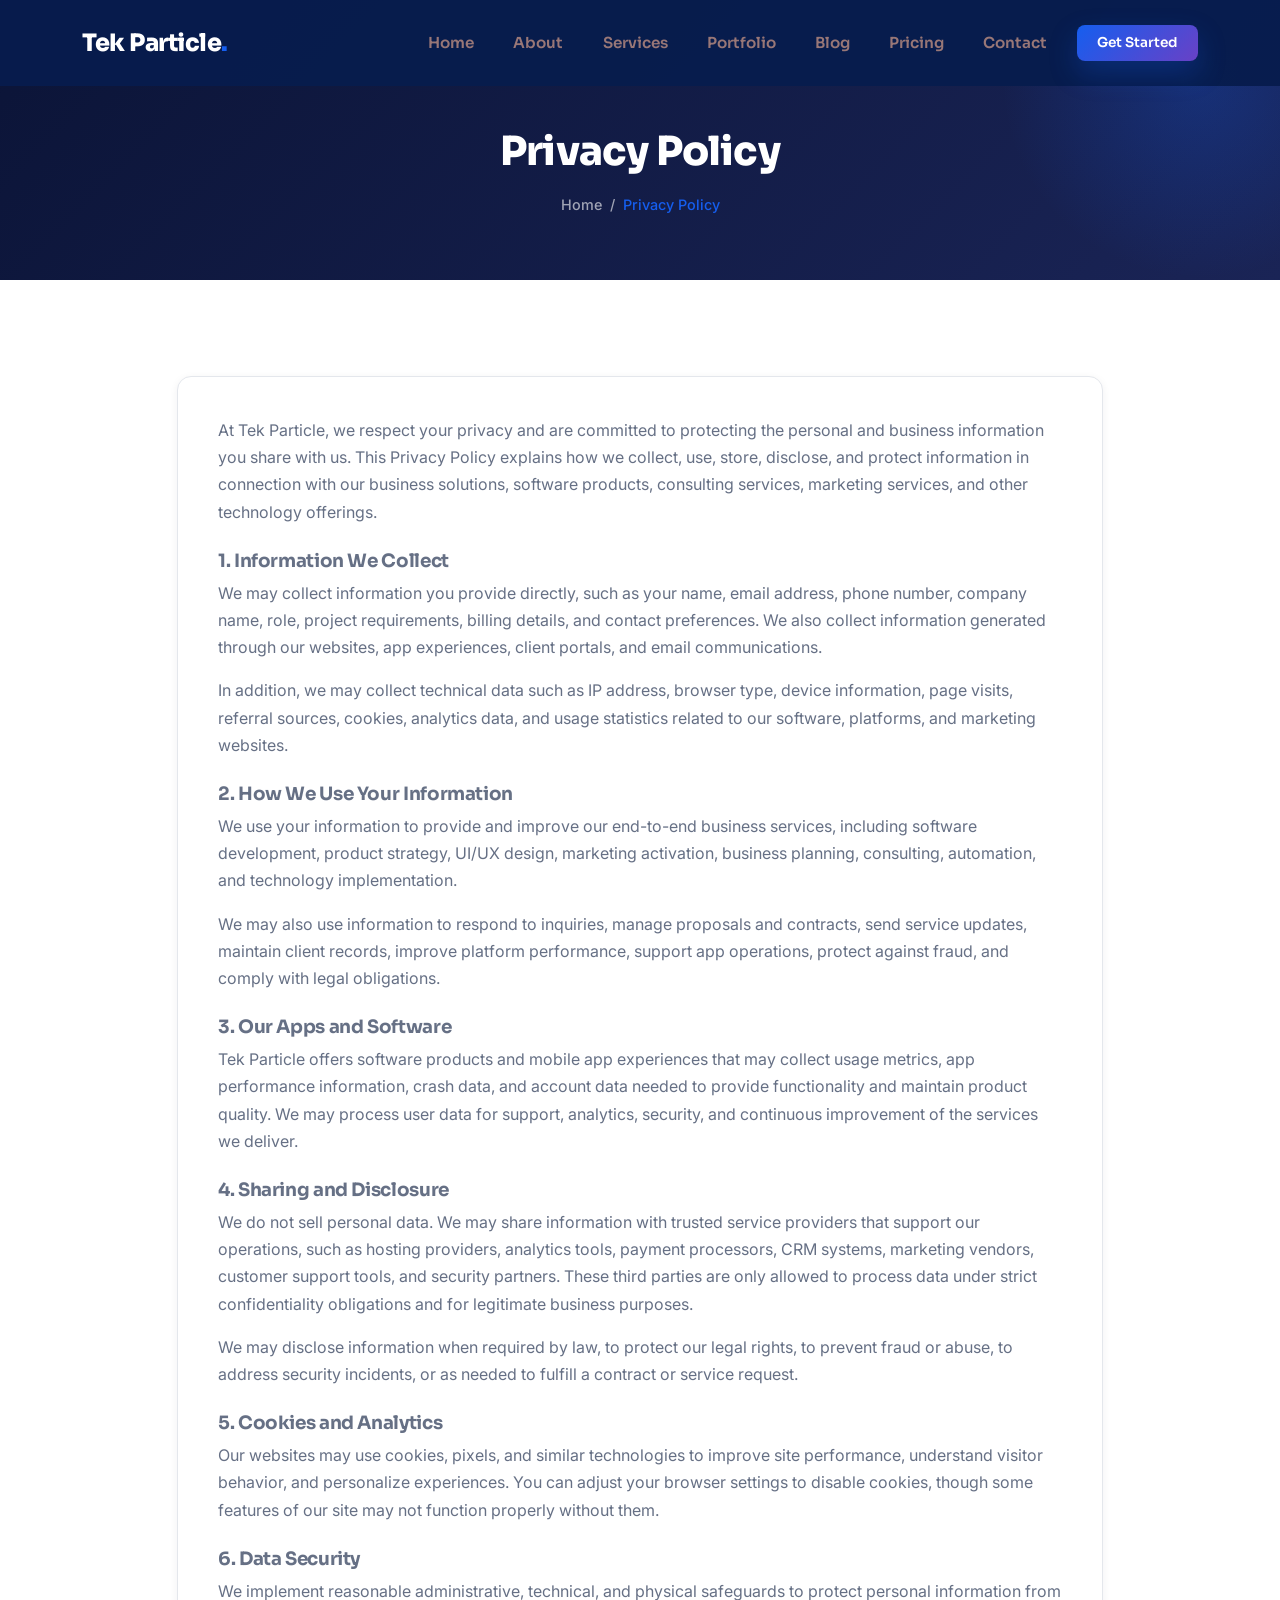
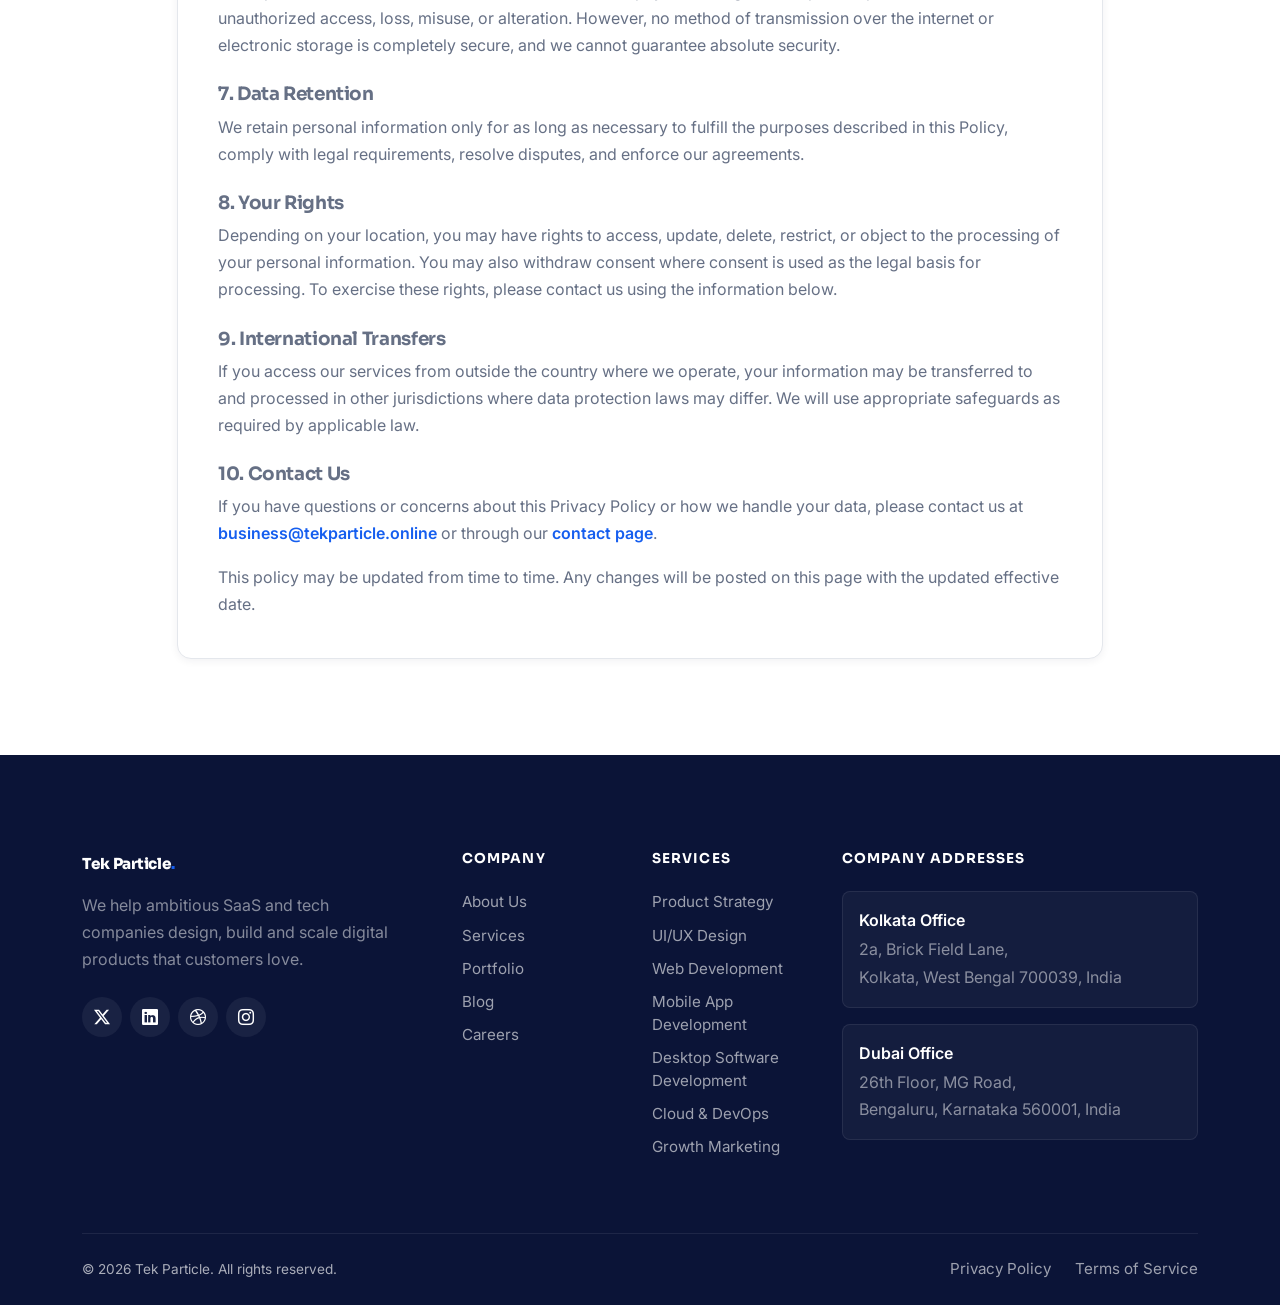
<file: privacy-policy.html>
<!DOCTYPE html>
<html lang="en">
<head>
  <meta charset="UTF-8">
  <meta name="viewport" content="width=device-width, initial-scale=1.0">
  <title>Privacy Policy — Tek Particle</title>
  <meta name="description" content="Privacy Policy for Tek Particle, covering client information, app usage, services, cookies, and data protection practices.">
  <link rel="icon" type="image/svg+xml" href="data:image/svg+xml,%3Csvg xmlns='http://www.w3.org/2000/svg' viewBox='0 0 100 100'%3E%3Crect width='100' height='100' rx='22' fill='%23155EEF'/%3E%3Ctext x='50' y='68' font-size='58' font-family='Arial' font-weight='800' fill='white' text-anchor='middle'%3EN%3C/text%3E%3C/svg%3E">
  <link rel="preconnect" href="https://fonts.googleapis.com">
  <link rel="preconnect" href="https://fonts.gstatic.com" crossorigin>
  <link href="https://fonts.googleapis.com/css2?family=Inter:wght@400;500;600;700&family=Sora:wght@400;600;700;800&display=swap" rel="stylesheet">
  <link href="https://cdn.jsdelivr.net/npm/bootstrap@5.3.3/dist/css/bootstrap.min.css" rel="stylesheet">
  <link href="https://cdn.jsdelivr.net/npm/bootstrap-icons@1.11.3/font/bootstrap-icons.css" rel="stylesheet">
  <link href="css/custom.css" rel="stylesheet">
</head>
<body class="page-header-blue">

  <nav class="navbar navbar-expand-lg navbar-nexora fixed-top">
    <div class="container">
      <a class="navbar-brand navbar-brand-custom" href="index.html">Tek Particle<span>.</span></a>
      <button class="navbar-toggler navbar-toggler-custom" type="button" data-bs-toggle="collapse" data-bs-target="#mainNav" aria-controls="mainNav" aria-expanded="false" aria-label="Toggle navigation">
        <span class="bar"></span><span class="bar"></span><span class="bar"></span>
      </button>
      <div class="collapse navbar-collapse" id="mainNav">
        <ul class="navbar-nav ms-auto align-items-lg-center gap-1 mt-3 mt-lg-0">
          <li class="nav-item"><a class="nav-link" href="index.html">Home</a></li>
          <li class="nav-item"><a class="nav-link" href="about.html">About</a></li>
          <li class="nav-item"><a class="nav-link" href="services.html">Services</a></li>
          <li class="nav-item"><a class="nav-link" href="portfolio.html">Portfolio</a></li>
          <li class="nav-item"><a class="nav-link" href="blog.html">Blog</a></li>
          <li class="nav-item"><a class="nav-link" href="pricing.html">Pricing</a></li>
          <li class="nav-item"><a class="nav-link" href="contact.html">Contact</a></li>
          <li class="nav-item ms-lg-2 mt-2 mt-lg-0">
            <a href="contact.html" class="btn btn-primary btn-sm-custom w-100">Get Started</a>
          </li>
        </ul>
      </div>
    </div>
  </nav>

  <header class="page-header">
    <div class="container">
      <h1 class="mb-3">Privacy Policy</h1>
      <div class="breadcrumb-custom">
        <a href="index.html">Home</a> <span>/</span> <span class="active">Privacy Policy</span>
      </div>
    </div>
  </header>

  <section class="section">
    <div class="container">
      <div class="row justify-content-center">
        <div class="col-lg-10 reveal">
          <div class="card-premium">
            <p class="mb-3">At Tek Particle, we respect your privacy and are committed to protecting the personal and business information you share with us. This Privacy Policy explains how we collect, use, store, disclose, and protect information in connection with our business solutions, software products, consulting services, marketing services, and other technology offerings.</p>

            <h3 class="card-title mt-4">1. Information We Collect</h3>
            <p>We may collect information you provide directly, such as your name, email address, phone number, company name, role, project requirements, billing details, and contact preferences. We also collect information generated through our websites, app experiences, client portals, and email communications.</p>
            <p>In addition, we may collect technical data such as IP address, browser type, device information, page visits, referral sources, cookies, analytics data, and usage statistics related to our software, platforms, and marketing websites.</p>

            <h3 class="card-title mt-4">2. How We Use Your Information</h3>
            <p>We use your information to provide and improve our end-to-end business services, including software development, product strategy, UI/UX design, marketing activation, business planning, consulting, automation, and technology implementation.</p>
            <p>We may also use information to respond to inquiries, manage proposals and contracts, send service updates, maintain client records, improve platform performance, support app operations, protect against fraud, and comply with legal obligations.</p>

            <h3 class="card-title mt-4">3. Our Apps and Software</h3>
            <p>Tek Particle offers software products and mobile app experiences that may collect usage metrics, app performance information, crash data, and account data needed to provide functionality and maintain product quality. We may process user data for support, analytics, security, and continuous improvement of the services we deliver.</p>

            <h3 class="card-title mt-4">4. Sharing and Disclosure</h3>
            <p>We do not sell personal data. We may share information with trusted service providers that support our operations, such as hosting providers, analytics tools, payment processors, CRM systems, marketing vendors, customer support tools, and security partners. These third parties are only allowed to process data under strict confidentiality obligations and for legitimate business purposes.</p>
            <p>We may disclose information when required by law, to protect our legal rights, to prevent fraud or abuse, to address security incidents, or as needed to fulfill a contract or service request.</p>

            <h3 class="card-title mt-4">5. Cookies and Analytics</h3>
            <p>Our websites may use cookies, pixels, and similar technologies to improve site performance, understand visitor behavior, and personalize experiences. You can adjust your browser settings to disable cookies, though some features of our site may not function properly without them.</p>

            <h3 class="card-title mt-4">6. Data Security</h3>
            <p>We implement reasonable administrative, technical, and physical safeguards to protect personal information from unauthorized access, loss, misuse, or alteration. However, no method of transmission over the internet or electronic storage is completely secure, and we cannot guarantee absolute security.</p>

            <h3 class="card-title mt-4">7. Data Retention</h3>
            <p>We retain personal information only for as long as necessary to fulfill the purposes described in this Policy, comply with legal requirements, resolve disputes, and enforce our agreements.</p>

            <h3 class="card-title mt-4">8. Your Rights</h3>
            <p>Depending on your location, you may have rights to access, update, delete, restrict, or object to the processing of your personal information. You may also withdraw consent where consent is used as the legal basis for processing. To exercise these rights, please contact us using the information below.</p>

            <h3 class="card-title mt-4">9. International Transfers</h3>
            <p>If you access our services from outside the country where we operate, your information may be transferred to and processed in other jurisdictions where data protection laws may differ. We will use appropriate safeguards as required by applicable law.</p>

            <h3 class="card-title mt-4">10. Contact Us</h3>
            <p>If you have questions or concerns about this Privacy Policy or how we handle your data, please contact us at <a href="mailto:business@tekparticle.online" class="text-primary-custom fw-semibold">business@tekparticle.online</a> or through our <a href="contact.html" class="text-primary-custom fw-semibold">contact page</a>.</p>
            <p class="mb-0">This policy may be updated from time to time. Any changes will be posted on this page with the updated effective date.</p>
          </div>
        </div>
      </div>
    </div>
  </section>



    <footer class="footer-nexora">
      <div class="container">
        <div class="row gy-4">
          <div class="col-lg-4 col-md-6">
            <a
              class="navbar-brand-custom d-inline-block mb-3"
              href="index.html"
              style="color: #fff !important"
              >Tek Particle<span style="color: var(--n-primary)">.</span></a
            >
            <p class="text-white-50 mb-4" style="max-width: 320px">
              We help ambitious SaaS and tech companies design, build and scale
              digital products that customers love.
            </p>
            <div class="d-flex gap-2">
              <a href="#" class="social-icon"
                ><i class="bi bi-twitter-x"></i
              ></a>
              <a href="#" class="social-icon"><i class="bi bi-linkedin"></i></a>
              <a href="#" class="social-icon"><i class="bi bi-dribbble"></i></a>
              <a href="#" class="social-icon"
                ><i class="bi bi-instagram"></i
              ></a>
            </div>
          </div>
          <div class="col-lg-2 col-md-6 col-6">
            <h6>Company</h6>
            <a href="about.html">About Us</a>
            <a href="services.html">Services</a>
            <a href="portfolio.html">Portfolio</a>
            <a href="blog.html">Blog</a>
            <a href="contact.html">Careers</a>
          </div>
          <div class="col-lg-2 col-md-6 col-6">
            <h6>Services</h6>
            <a href="service-details.html">Product Strategy</a>
            <a href="service-details.html">UI/UX Design</a>
            <a href="service-details.html">Web Development</a>
            <a href="service-details.html">Mobile App Development</a>
            <a href="service-details.html">Desktop Software Development</a>
            <a href="service-details.html">Cloud &amp; DevOps</a>
            <a href="service-details.html">Growth Marketing</a>
          </div>
          <div class="col-lg-4 col-md-6 col-12">
            <h6>Company addresses</h6>
            <div class="row g-3">
              <div class="col-12 col-md-12">
                <div
                  class="p-3 rounded-3 h-100"
                  style="
                    background: rgba(255, 255, 255, 0.04);
                    border: 1px solid rgba(255, 255, 255, 0.08);
                  "
                >
                  <div class="fw-semibold text-white mb-1">Kolkata Office</div>
                  <p class="text-white-50 mb-0">
                    2a, Brick Field Lane, <br />Kolkata, West Bengal 700039,
                    India
                  </p>
                </div>
              </div>
              <div class="col-12 col-md-12">
                <div
                  class="p-3 rounded-3 h-100"
                  style="
                    background: rgba(255, 255, 255, 0.04);
                    border: 1px solid rgba(255, 255, 255, 0.08);
                  "
                >
                  <div class="fw-semibold text-white mb-1">Dubai Office</div>
                  <p class="text-white-50 mb-0">
                    26th Floor, MG Road,<br />Bengaluru, Karnataka 560001, India
                  </p>
                </div>
              </div>
            </div>
          </div>
        </div>
        <div
          class="footer-bottom d-flex flex-row justify-content-between align-items-center gap-2 text-center text-md-start w-100 flex-wrap flex-md-nowrap"
        >
          <p
            class="mb-0 text-center text-md-start order-2 order-md-1"
            style="display: block; line-height: 1.7"
          >
            &copy; 2026 Tek Particle. All rights reserved.
          </p>
          <div
            class="d-flex flex-row justify-content-space-between justify-content-md-end gap-2 gap-sm-4 order-1 order-md-2 w-auto"
          >
            <a href="privacy-policy.html" class="mb-0">Privacy Policy</a>
            <a href="terms-of-service.html" class="mb-0">Terms of Service</a>
          </div>
        </div>
      </div>
    </footer>

  <button class="back-to-top" aria-label="Back to top"><i class="bi bi-arrow-up"></i></button>

  <script src="https://cdn.jsdelivr.net/npm/bootstrap@5.3.3/dist/js/bootstrap.bundle.min.js"></script>
  <script src="js/main.js"></script>
</body>
</html>
</file>
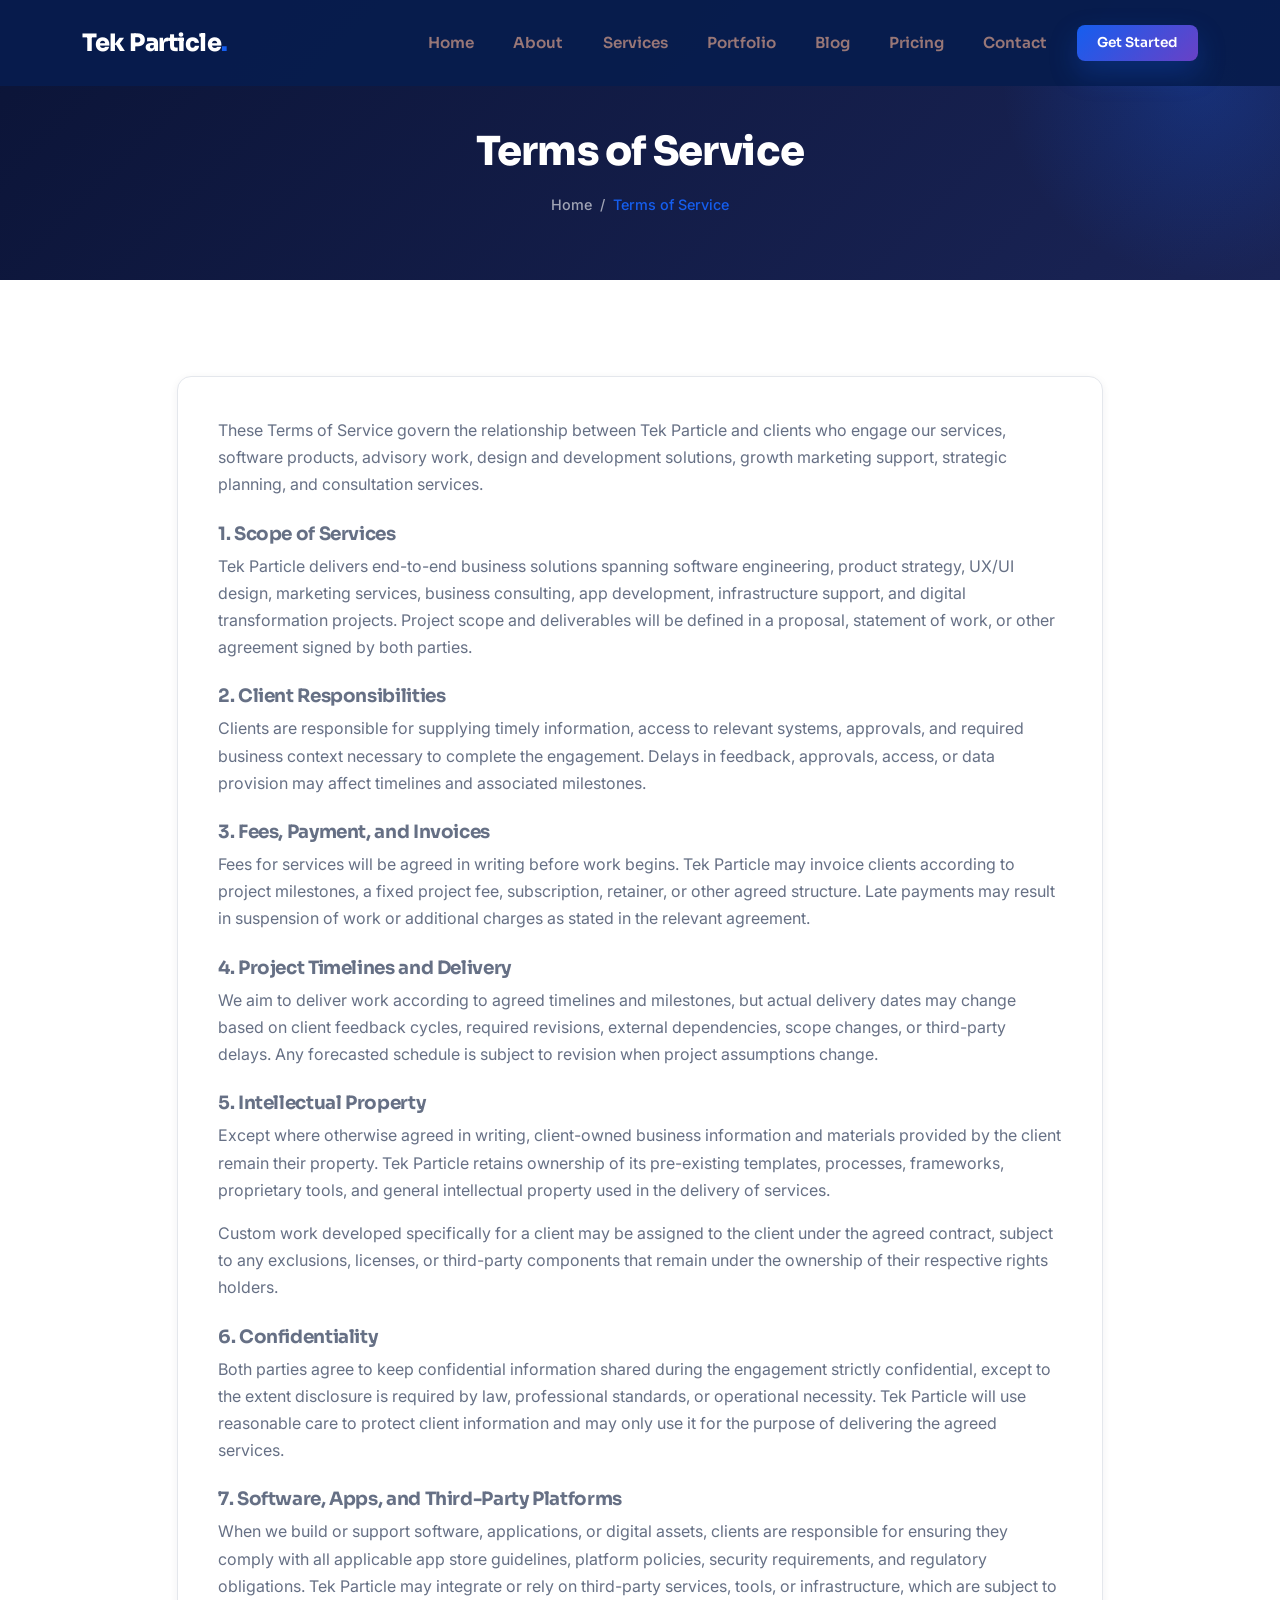
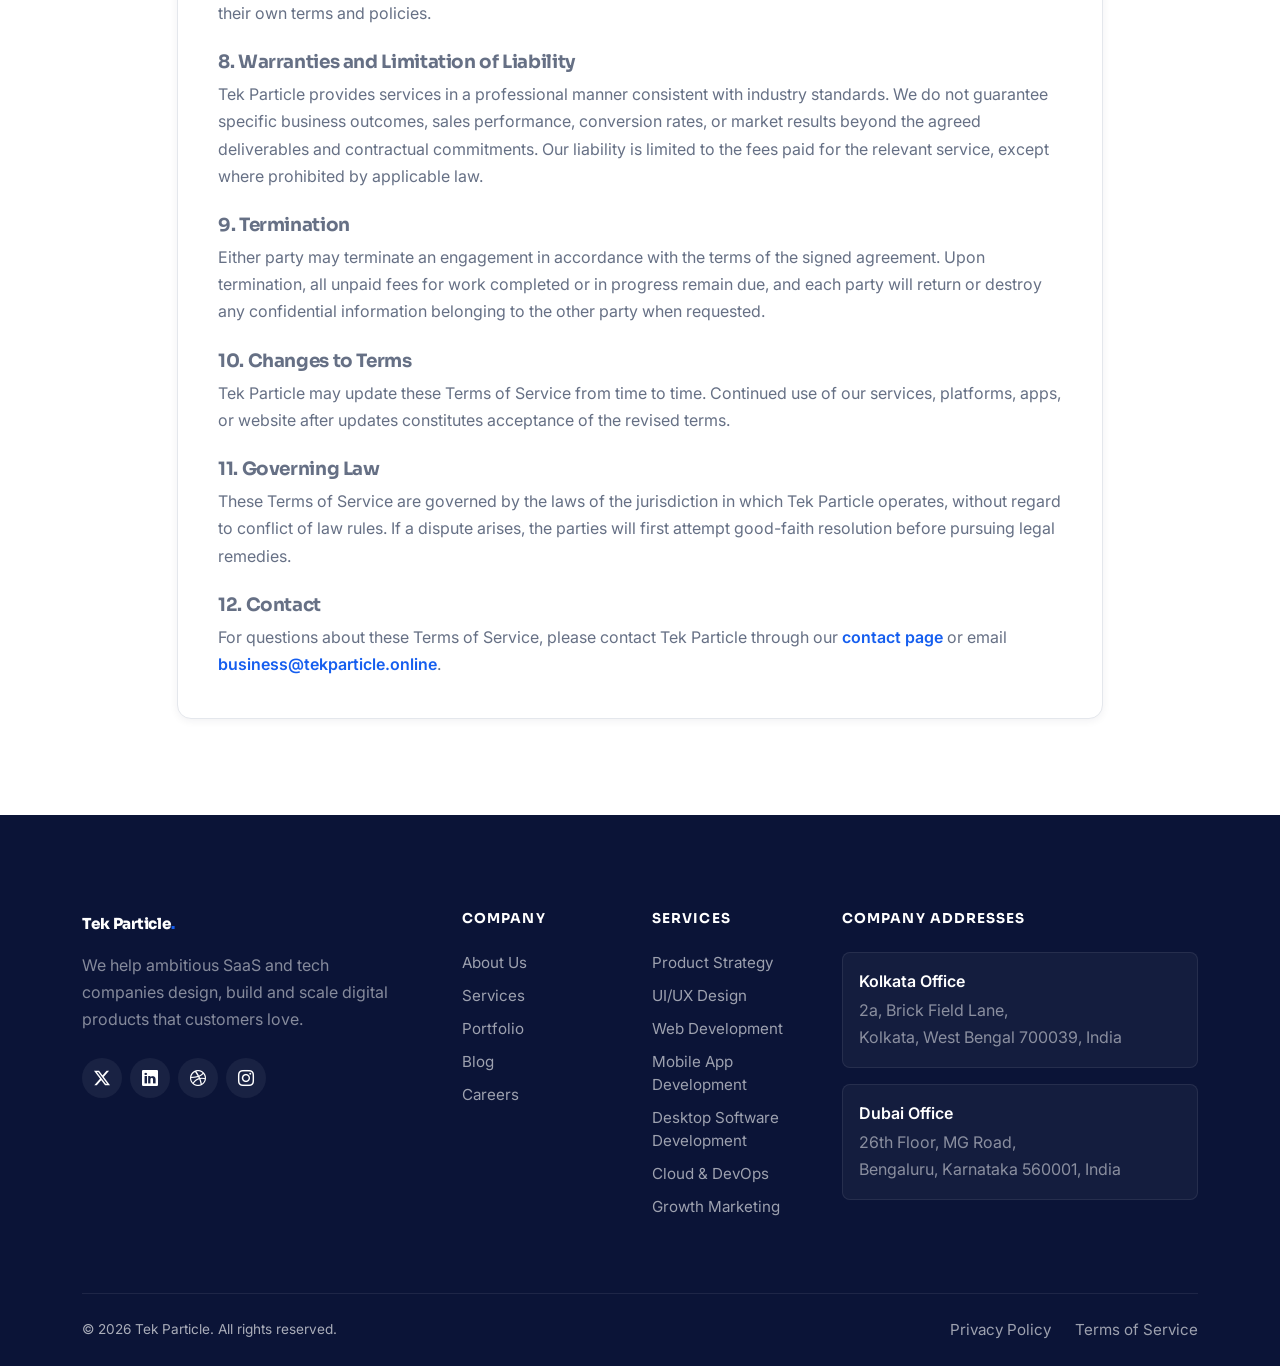
<file: terms-of-service.html>
<!doctype html>
<html lang="en">
  <head>
    <meta charset="UTF-8" />
    <meta name="viewport" content="width=device-width, initial-scale=1.0" />
    <title>Terms of Service — Tek Particle</title>
    <meta
      name="description"
      content="Terms of Service for Tek Particle describing project delivery, software services, intellectual property, pricing, obligations, and client responsibilities."
    />
    <link
      rel="icon"
      type="image/svg+xml"
      href="data:image/svg+xml,%3Csvg xmlns='http://www.w3.org/2000/svg' viewBox='0 0 100 100'%3E%3Crect width='100' height='100' rx='22' fill='%23155EEF'/%3E%3Ctext x='50' y='68' font-size='58' font-family='Arial' font-weight='800' fill='white' text-anchor='middle'%3EN%3C/text%3E%3C/svg%3E"
    />
    <link rel="preconnect" href="https://fonts.googleapis.com" />
    <link rel="preconnect" href="https://fonts.gstatic.com" crossorigin />
    <link
      href="https://fonts.googleapis.com/css2?family=Inter:wght@400;500;600;700&family=Sora:wght@400;600;700;800&display=swap"
      rel="stylesheet"
    />
    <link
      href="https://cdn.jsdelivr.net/npm/bootstrap@5.3.3/dist/css/bootstrap.min.css"
      rel="stylesheet"
    />
    <link
      href="https://cdn.jsdelivr.net/npm/bootstrap-icons@1.11.3/font/bootstrap-icons.css"
      rel="stylesheet"
    />
    <link href="css/custom.css" rel="stylesheet" />
  </head>
  <body class="page-header-blue">
    <nav class="navbar navbar-expand-lg navbar-nexora fixed-top">
      <div class="container">
        <a class="navbar-brand navbar-brand-custom" href="index.html"
          >Tek Particle<span>.</span></a
        >
        <button
          class="navbar-toggler navbar-toggler-custom"
          type="button"
          data-bs-toggle="collapse"
          data-bs-target="#mainNav"
          aria-controls="mainNav"
          aria-expanded="false"
          aria-label="Toggle navigation"
        >
          <span class="bar"></span><span class="bar"></span
          ><span class="bar"></span>
        </button>
        <div class="collapse navbar-collapse" id="mainNav">
          <ul
            class="navbar-nav ms-auto align-items-lg-center gap-1 mt-3 mt-lg-0"
          >
            <li class="nav-item">
              <a class="nav-link" href="index.html">Home</a>
            </li>
            <li class="nav-item">
              <a class="nav-link" href="about.html">About</a>
            </li>
            <li class="nav-item">
              <a class="nav-link" href="services.html">Services</a>
            </li>
            <li class="nav-item">
              <a class="nav-link" href="portfolio.html">Portfolio</a>
            </li>
            <li class="nav-item">
              <a class="nav-link" href="blog.html">Blog</a>
            </li>
            <li class="nav-item">
              <a class="nav-link" href="pricing.html">Pricing</a>
            </li>
            <li class="nav-item">
              <a class="nav-link" href="contact.html">Contact</a>
            </li>
            <li class="nav-item ms-lg-2 mt-2 mt-lg-0">
              <a href="contact.html" class="btn btn-primary btn-sm-custom w-100"
                >Get Started</a
              >
            </li>
          </ul>
        </div>
      </div>
    </nav>

    <header class="page-header">
      <div class="container">
        <h1 class="mb-3">Terms of Service</h1>
        <div class="breadcrumb-custom">
          <a href="index.html">Home</a> <span>/</span>
          <span class="active">Terms of Service</span>
        </div>
      </div>
    </header>

    <section class="section">
      <div class="container">
        <div class="row justify-content-center">
          <div class="col-lg-10 reveal">
            <div class="card-premium">
              <p class="mb-3">
                These Terms of Service govern the relationship between Tek
                Particle and clients who engage our services, software products,
                advisory work, design and development solutions, growth
                marketing support, strategic planning, and consultation
                services.
              </p>

              <h3 class="card-title mt-4">1. Scope of Services</h3>
              <p>
                Tek Particle delivers end-to-end business solutions spanning
                software engineering, product strategy, UX/UI design, marketing
                services, business consulting, app development, infrastructure
                support, and digital transformation projects. Project scope and
                deliverables will be defined in a proposal, statement of work,
                or other agreement signed by both parties.
              </p>

              <h3 class="card-title mt-4">2. Client Responsibilities</h3>
              <p>
                Clients are responsible for supplying timely information, access
                to relevant systems, approvals, and required business context
                necessary to complete the engagement. Delays in feedback,
                approvals, access, or data provision may affect timelines and
                associated milestones.
              </p>

              <h3 class="card-title mt-4">3. Fees, Payment, and Invoices</h3>
              <p>
                Fees for services will be agreed in writing before work begins.
                Tek Particle may invoice clients according to project
                milestones, a fixed project fee, subscription, retainer, or
                other agreed structure. Late payments may result in suspension
                of work or additional charges as stated in the relevant
                agreement.
              </p>

              <h3 class="card-title mt-4">4. Project Timelines and Delivery</h3>
              <p>
                We aim to deliver work according to agreed timelines and
                milestones, but actual delivery dates may change based on client
                feedback cycles, required revisions, external dependencies,
                scope changes, or third-party delays. Any forecasted schedule is
                subject to revision when project assumptions change.
              </p>

              <h3 class="card-title mt-4">5. Intellectual Property</h3>
              <p>
                Except where otherwise agreed in writing, client-owned business
                information and materials provided by the client remain their
                property. Tek Particle retains ownership of its pre-existing
                templates, processes, frameworks, proprietary tools, and general
                intellectual property used in the delivery of services.
              </p>
              <p>
                Custom work developed specifically for a client may be assigned
                to the client under the agreed contract, subject to any
                exclusions, licenses, or third-party components that remain
                under the ownership of their respective rights holders.
              </p>

              <h3 class="card-title mt-4">6. Confidentiality</h3>
              <p>
                Both parties agree to keep confidential information shared
                during the engagement strictly confidential, except to the
                extent disclosure is required by law, professional standards, or
                operational necessity. Tek Particle will use reasonable care to
                protect client information and may only use it for the purpose
                of delivering the agreed services.
              </p>

              <h3 class="card-title mt-4">
                7. Software, Apps, and Third-Party Platforms
              </h3>
              <p>
                When we build or support software, applications, or digital
                assets, clients are responsible for ensuring they comply with
                all applicable app store guidelines, platform policies, security
                requirements, and regulatory obligations. Tek Particle may
                integrate or rely on third-party services, tools, or
                infrastructure, which are subject to their own terms and
                policies.
              </p>

              <h3 class="card-title mt-4">
                8. Warranties and Limitation of Liability
              </h3>
              <p>
                Tek Particle provides services in a professional manner
                consistent with industry standards. We do not guarantee specific
                business outcomes, sales performance, conversion rates, or
                market results beyond the agreed deliverables and contractual
                commitments. Our liability is limited to the fees paid for the
                relevant service, except where prohibited by applicable law.
              </p>

              <h3 class="card-title mt-4">9. Termination</h3>
              <p>
                Either party may terminate an engagement in accordance with the
                terms of the signed agreement. Upon termination, all unpaid fees
                for work completed or in progress remain due, and each party
                will return or destroy any confidential information belonging to
                the other party when requested.
              </p>

              <h3 class="card-title mt-4">10. Changes to Terms</h3>
              <p>
                Tek Particle may update these Terms of Service from time to
                time. Continued use of our services, platforms, apps, or website
                after updates constitutes acceptance of the revised terms.
              </p>

              <h3 class="card-title mt-4">11. Governing Law</h3>
              <p>
                These Terms of Service are governed by the laws of the
                jurisdiction in which Tek Particle operates, without regard to
                conflict of law rules. If a dispute arises, the parties will
                first attempt good-faith resolution before pursuing legal
                remedies.
              </p>

              <h3 class="card-title mt-4">12. Contact</h3>
              <p class="mb-0">
                For questions about these Terms of Service, please contact Tek
                Particle through our
                <a href="contact.html" class="text-primary-custom fw-semibold"
                  >contact page</a
                >
                or email
                <a
                  href="mailto:business@tekparticle.online"
                  class="text-primary-custom fw-semibold"
                  >business@tekparticle.online</a
                >.
              </p>
            </div>
          </div>
        </div>
      </div>
    </section>

    <footer class="footer-nexora">
      <div class="container">
        <div class="row gy-4">
          <div class="col-lg-4 col-md-6">
            <a
              class="navbar-brand-custom d-inline-block mb-3"
              href="index.html"
              style="color: #fff !important"
              >Tek Particle<span style="color: var(--n-primary)">.</span></a
            >
            <p class="text-white-50 mb-4" style="max-width: 320px">
              We help ambitious SaaS and tech companies design, build and scale
              digital products that customers love.
            </p>
            <div class="d-flex gap-2">
              <a href="#" class="social-icon"
                ><i class="bi bi-twitter-x"></i
              ></a>
              <a href="#" class="social-icon"><i class="bi bi-linkedin"></i></a>
              <a href="#" class="social-icon"><i class="bi bi-dribbble"></i></a>
              <a href="#" class="social-icon"
                ><i class="bi bi-instagram"></i
              ></a>
            </div>
          </div>
          <div class="col-lg-2 col-md-6 col-6">
            <h6>Company</h6>
            <a href="about.html">About Us</a>
            <a href="services.html">Services</a>
            <a href="portfolio.html">Portfolio</a>
            <a href="blog.html">Blog</a>
            <a href="contact.html">Careers</a>
          </div>
          <div class="col-lg-2 col-md-6 col-6">
            <h6>Services</h6>
            <a href="service-details.html">Product Strategy</a>
            <a href="service-details.html">UI/UX Design</a>
            <a href="service-details.html">Web Development</a>
            <a href="service-details.html">Mobile App Development</a>
            <a href="service-details.html">Desktop Software Development</a>
            <a href="service-details.html">Cloud &amp; DevOps</a>
            <a href="service-details.html">Growth Marketing</a>
          </div>
          <div class="col-lg-4 col-md-6 col-12">
            <h6>Company addresses</h6>
            <div class="row g-3">
              <div class="col-12 col-md-12">
                <div
                  class="p-3 rounded-3 h-100"
                  style="
                    background: rgba(255, 255, 255, 0.04);
                    border: 1px solid rgba(255, 255, 255, 0.08);
                  "
                >
                  <div class="fw-semibold text-white mb-1">Kolkata Office</div>
                  <p class="text-white-50 mb-0">
                    2a, Brick Field Lane, <br />Kolkata, West Bengal 700039,
                    India
                  </p>
                </div>
              </div>
              <div class="col-12 col-md-12">
                <div
                  class="p-3 rounded-3 h-100"
                  style="
                    background: rgba(255, 255, 255, 0.04);
                    border: 1px solid rgba(255, 255, 255, 0.08);
                  "
                >
                  <div class="fw-semibold text-white mb-1">Dubai Office</div>
                  <p class="text-white-50 mb-0">
                    26th Floor, MG Road,<br />Bengaluru, Karnataka 560001, India
                  </p>
                </div>
              </div>
            </div>
          </div>
        </div>
        <div
          class="footer-bottom d-flex flex-row justify-content-between align-items-center gap-2 text-center text-md-start w-100 flex-wrap flex-md-nowrap"
        >
          <p
            class="mb-0 text-center text-md-start order-2 order-md-1"
            style="display: block; line-height: 1.7"
          >
            &copy; 2026 Tek Particle. All rights reserved.
          </p>
          <div
            class="d-flex flex-row justify-content-space-between justify-content-md-end gap-2 gap-sm-4 order-1 order-md-2 w-auto"
          >
            <a href="privacy-policy.html" class="mb-0">Privacy Policy</a>
            <a href="terms-of-service.html" class="mb-0">Terms of Service</a>
          </div>
        </div>
      </div>
    </footer>

    <button class="back-to-top" aria-label="Back to top">
      <i class="bi bi-arrow-up"></i>
    </button>

    <script src="https://cdn.jsdelivr.net/npm/bootstrap@5.3.3/dist/js/bootstrap.bundle.min.js"></script>
    <script src="js/main.js"></script>
  </body>
</html>
</file>
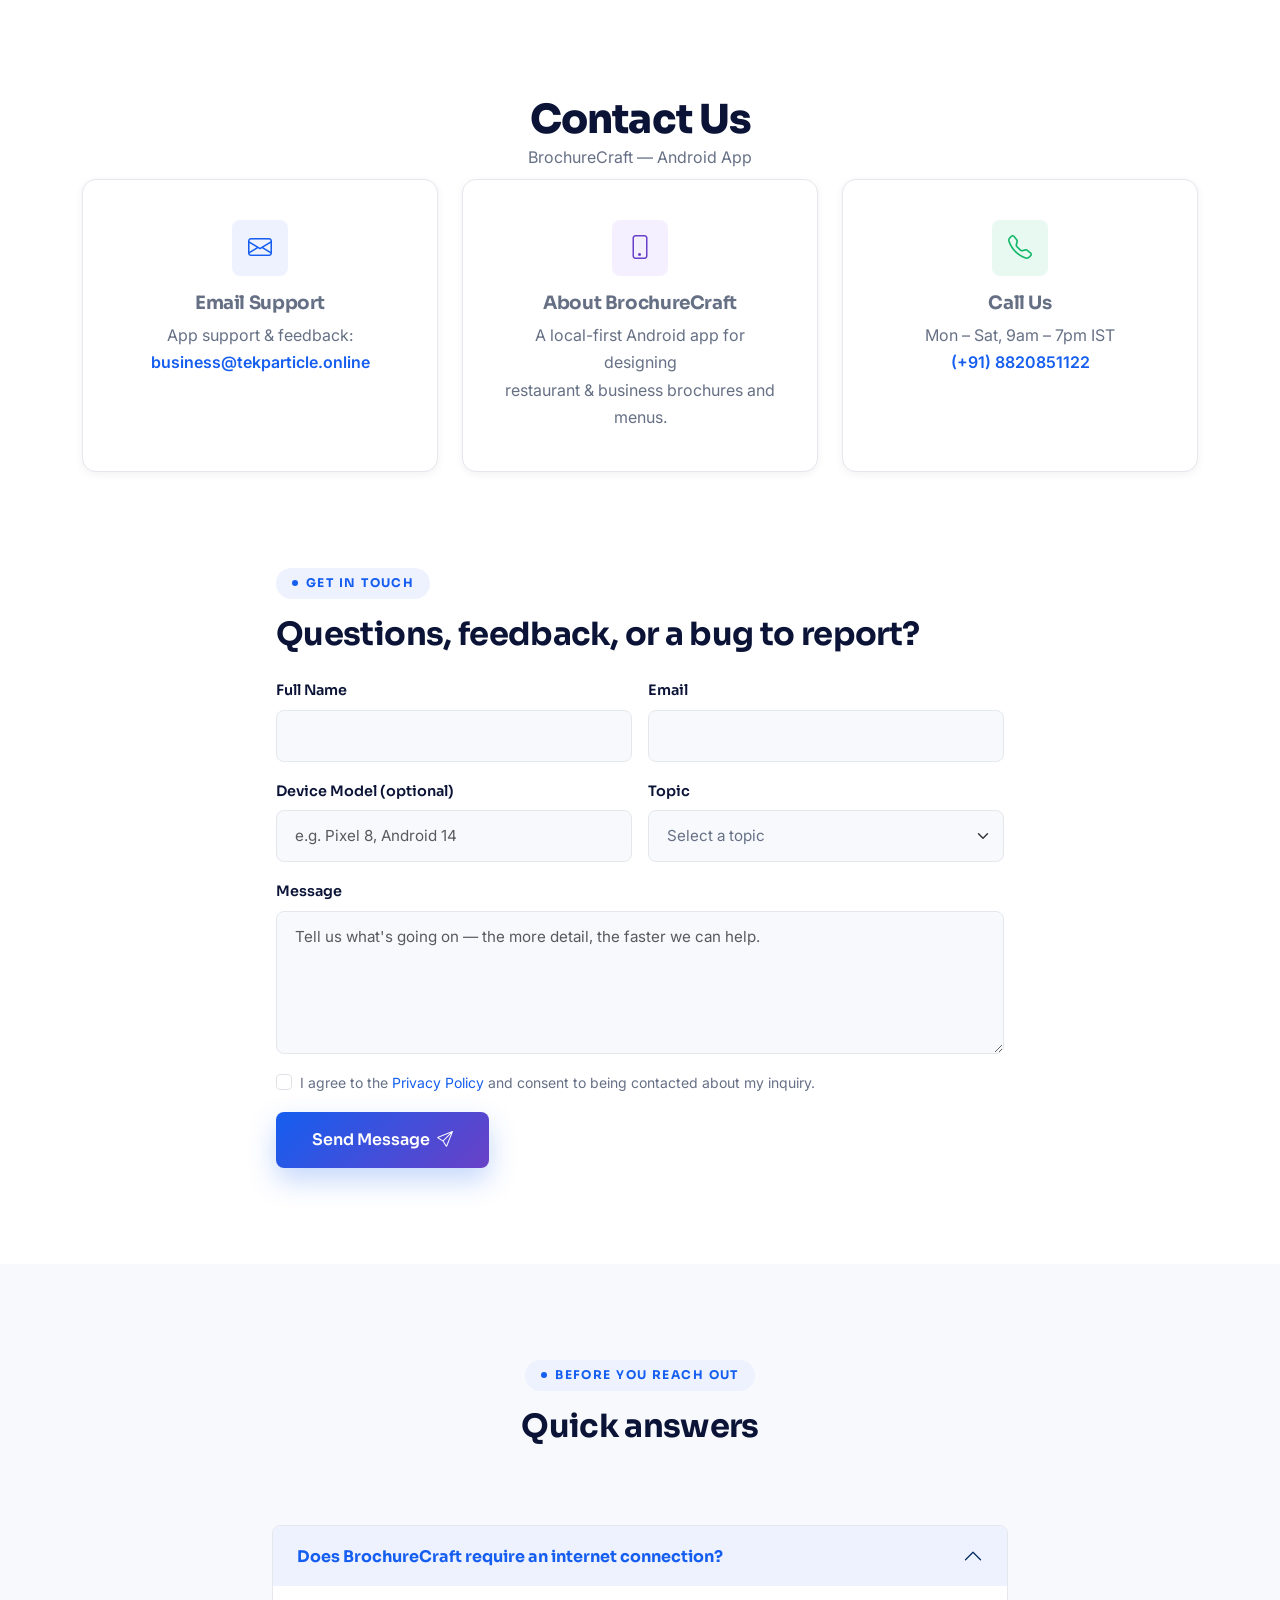
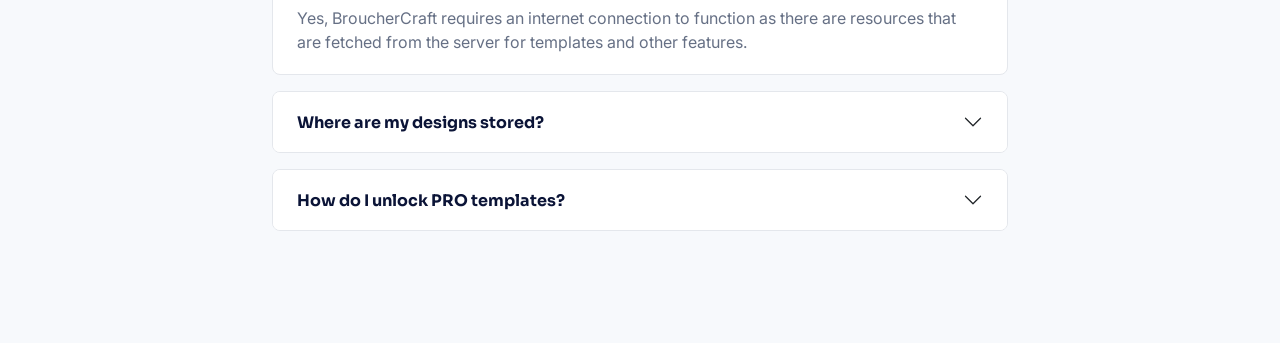
<file: broucher-craft/contact-us.html>
<!DOCTYPE html>
<html lang="en">
<head>
  <meta charset="UTF-8">
  <meta name="viewport" content="width=device-width, initial-scale=1.0">
  <title>Contact Us — BrochureCraft</title>
  <meta name="description" content="Get in touch about BrochureCraft, the Android brochure & menu design app by Tek Particle — support, feedback, and feature requests.">
  <link rel="icon" type="image/svg+xml" href="data:image/svg+xml,%3Csvg xmlns='http://www.w3.org/2000/svg' viewBox='0 0 100 100'%3E%3Crect width='100' height='100' rx='22' fill='%23155EEF'/%3E%3Ctext x='50' y='68' font-size='58' font-family='Arial' font-weight='800' fill='white' text-anchor='middle'%3EN%3C/text%3E%3C/svg%3E">
  <link rel="preconnect" href="https://fonts.googleapis.com">
  <link rel="preconnect" href="https://fonts.gstatic.com" crossorigin>
  <link href="https://fonts.googleapis.com/css2?family=Inter:wght@400;500;600;700&family=Sora:wght@400;600;700;800&display=swap" rel="stylesheet">
  <link href="https://cdn.jsdelivr.net/npm/bootstrap@5.3.3/dist/css/bootstrap.min.css" rel="stylesheet">
  <link href="https://cdn.jsdelivr.net/npm/bootstrap-icons@1.11.3/font/bootstrap-icons.css" rel="stylesheet">
  <link href="../css/custom.css" rel="stylesheet">
</head>
<body>

  <section class="section pt-5 mt-5 pb-0">
    <div class="container">
      <div class="row justify-content-center mb-2">
        <div class="col-lg-10 text-center reveal">
          <h1 class="mb-0">Contact Us</h1>
          <p class="text-slate mb-0">BrochureCraft — Android App</p>
        </div>
      </div>
      <div class="row g-4">
        <div class="col-md-4 reveal">
          <div class="card-premium text-center">
            <div class="icon-box icon-box-primary mx-auto mb-3">
              <i class="bi bi-envelope"></i>
            </div>
            <h3 class="card-title">Email Support</h3>
            <p class="mb-0">
              App support &amp; feedback:<br /><a
                href="mailto:business@tekparticle.online"
                class="text-primary-custom fw-semibold text-decoration-none"
                >business@tekparticle.online</a
              >
            </p>
          </div>
        </div>
        <div class="col-md-4 reveal">
          <div class="card-premium text-center">
            <div class="icon-box icon-box-secondary mx-auto mb-3">
              <i class="bi bi-phone"></i>
            </div>
            <h3 class="card-title">About BrochureCraft</h3>
            <p class="mb-0">
              A local-first Android app for designing<br />restaurant &amp; business brochures and menus.
            </p>
          </div>
        </div>
        <div class="col-md-4 reveal">
          <div class="card-premium text-center">
            <div class="icon-box icon-box-success mx-auto mb-3">
              <i class="bi bi-telephone"></i>
            </div>
            <h3 class="card-title">Call Us</h3>
            <p class="mb-0">
              Mon – Sat, 9am – 7pm IST<br /><a
                href="tel:+918820851122"
                class="text-primary-custom fw-semibold text-decoration-none"
                >(+91) 8820851122</a
              >
            </p>
          </div>
        </div>
      </div>
    </div>
  </section>

  <!-- FORM -->
  <section class="section">
    <div class="container">
      <div class="row g-5 align-items-stretch justify-content-center">
        <div class="col-lg-8 reveal">
          <span class="eyebrow">Get in touch</span>
          <h2 class="section-title mb-4">Questions, feedback, or a bug to report?</h2>
          <form
            class="needs-validation"
            novalidate
            method="POST"
            action="https://formsubmit.co/ajax/business@tekparticle.online"
          >
            <input type="hidden" name="_subject" value="BrochureCraft Support Request" />
            <input type="hidden" name="_replyto" value="" />
            <input type="hidden" name="_captcha" value="false" />
            <input type="hidden" name="_template" value="table" />
            <div class="row g-3">
              <div class="col-md-6">
                <label class="form-label" for="fullName">Full Name</label>
                <input
                  type="text"
                  class="form-control"
                  id="fullName"
                  name="fullName"
                  required
                />
                <div class="invalid-feedback">Please enter your name.</div>
              </div>
              <div class="col-md-6">
                <label class="form-label" for="workEmail">Email</label>
                <input
                  type="email"
                  class="form-control"
                  id="workEmail"
                  name="workEmail"
                  required
                />
                <div class="invalid-feedback">
                  Please enter a valid email address.
                </div>
              </div>
              <div class="col-md-6">
                <label class="form-label" for="deviceModel">Device Model (optional)</label>
                <input
                  type="text"
                  class="form-control"
                  id="deviceModel"
                  name="deviceModel"
                  placeholder="e.g. Pixel 8, Android 14"
                />
              </div>
              <div class="col-md-6">
                <label class="form-label" for="topic">Topic</label>
                <select
                  class="form-select"
                  id="topic"
                  name="topic"
                  required
                >
                  <option value="" selected disabled>Select a topic</option>
                  <option>Bug Report</option>
                  <option>Feature Request</option>
                  <option>Premium / PRO Unlock</option>
                  <option>Export / Sharing Issue</option>
                  <option>Delete Account</option>
                  <option>Something else</option>
                </select>
                <div class="invalid-feedback">Please select a topic.</div>
              </div>
              <div class="col-12">
                <label class="form-label" for="message"
                  >Message</label
                >
                <textarea
                  class="form-control"
                  id="message"
                  name="message"
                  rows="5"
                  placeholder="Tell us what's going on — the more detail, the faster we can help."
                  required
                ></textarea>
                <div class="invalid-feedback">
                  Please share a few details.
                </div>
              </div>
              <div class="col-12">
                <div class="form-check">
                  <input
                    class="form-check-input"
                    type="checkbox"
                    id="agreeTerms"
                    required
                  />
                  <label
                    class="form-check-label small text-slate"
                    for="agreeTerms"
                  >
                    I agree to the
                    <a
                      href="privacy-policy.html"
                      class="text-primary-custom"
                      >Privacy Policy</a
                    >
                    and consent to being contacted about my inquiry.
                  </label>
                  <div class="invalid-feedback">
                    You must agree before submitting.
                  </div>
                </div>
              </div>
              <div class="col-12">
                <button type="submit" class="btn btn-primary btn-lg-custom">
                  Send Message <i class="bi bi-send ms-1"></i>
                </button>
              </div>
            </div>
          </form>
        </div>
      </div>
    </div>
  </section>

  <!-- FAQ -->
  <section class="section bg-soft">
    <div class="container">
      <div class="row section-header justify-content-center text-center">
        <div class="col-lg-7 reveal">
          <span class="eyebrow">Before you reach out</span>
          <h2 class="section-title">Quick answers</h2>
        </div>
      </div>
      <div class="row justify-content-center">
        <div class="col-lg-8 reveal">
          <div class="accordion accordion-custom" id="contactFaq">
            <div class="accordion-item">
              <h2 class="accordion-header">
                <button
                  class="accordion-button"
                  type="button"
                  data-bs-toggle="collapse"
                  data-bs-target="#cfaq1"
                >
                  Does BrochureCraft require an internet connection?
                </button>
              </h2>
              <div
                id="cfaq1"
                class="accordion-collapse collapse show"
                data-bs-parent="#contactFaq"
              >
                <div class="accordion-body">
                  Yes, BroucherCraft requires an internet connection to function as there are resources that are fetched from the server for templates and other features.
                </div>
              </div>
            </div>
            <div class="accordion-item">
              <h2 class="accordion-header">
                <button
                  class="accordion-button collapsed"
                  type="button"
                  data-bs-toggle="collapse"
                  data-bs-target="#cfaq2"
                >
                  Where are my designs stored?
                </button>
              </h2>
              <div
                id="cfaq2"
                class="accordion-collapse collapse"
                data-bs-parent="#contactFaq"
              >
                <div class="accordion-body">
                  All designs, templates, and brand kit data are stored locally on your device via Room/SQLite. Nothing is uploaded to a server.
                </div>
              </div>
            </div>
            <div class="accordion-item">
              <h2 class="accordion-header">
                <button
                  class="accordion-button collapsed"
                  type="button"
                  data-bs-toggle="collapse"
                  data-bs-target="#cfaq3"
                >
                  How do I unlock PRO templates?
                </button>
              </h2>
              <div
                id="cfaq3"
                class="accordion-collapse collapse"
                data-bs-parent="#contactFaq"
              >
                <div class="accordion-body">
                  The Premium Upgrade screen lets you toggle a local PRO flag to unlock PRO-gated templates and features on your device.
                </div>
              </div>
            </div>
          </div>
        </div>
      </div>
    </div>
  </section>

  <script src="https://cdn.jsdelivr.net/npm/bootstrap@5.3.3/dist/js/bootstrap.bundle.min.js"></script>
  <script src="../js/main.js"></script>
</body>
</html>
</file>
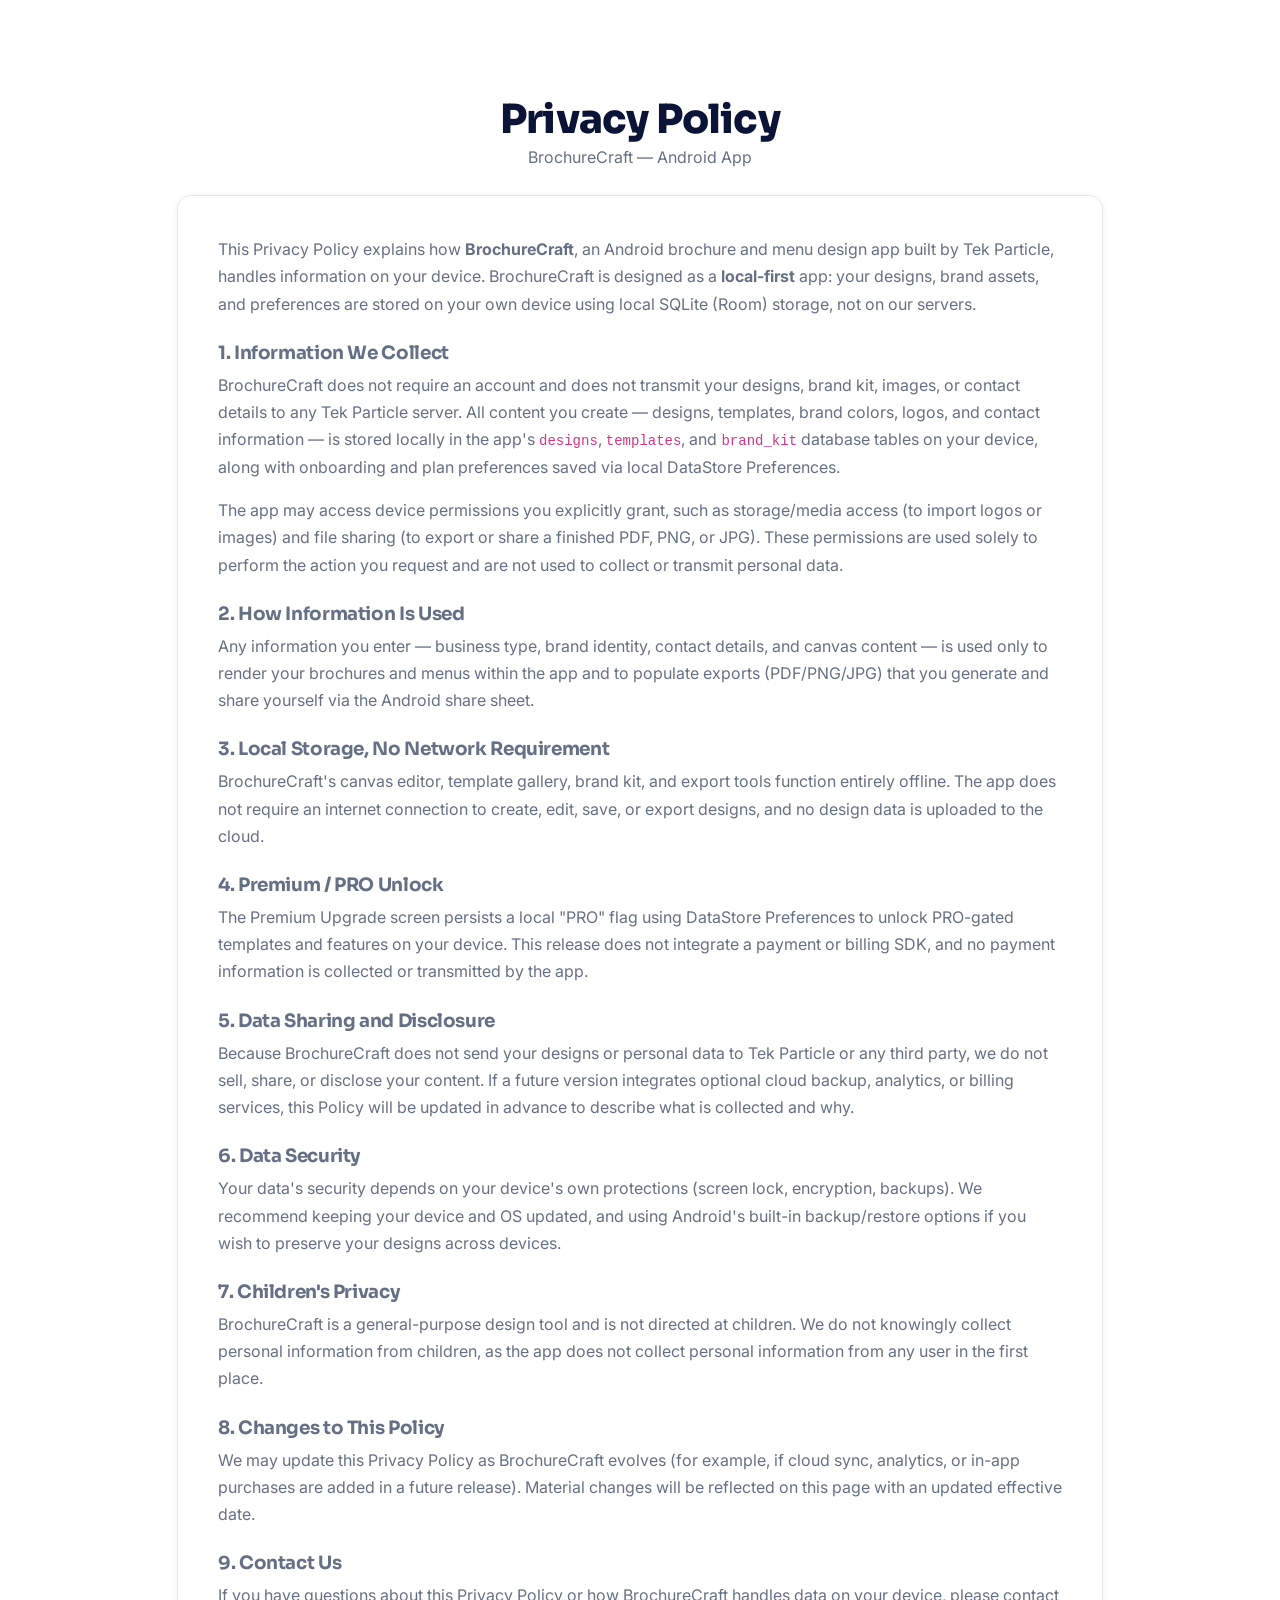
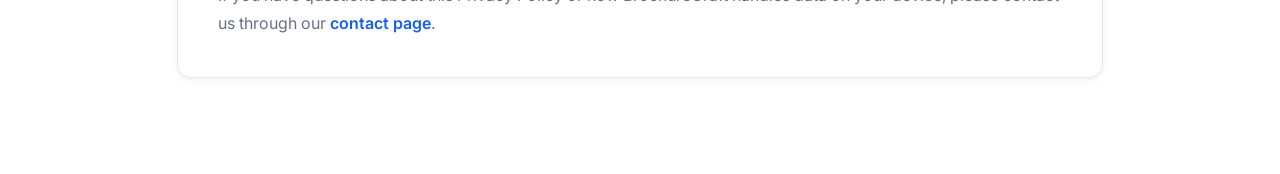
<file: broucher-craft/privacy-policy.html>
<!DOCTYPE html>
<html lang="en">
<head>
  <meta charset="UTF-8">
  <meta name="viewport" content="width=device-width, initial-scale=1.0">
  <title>Privacy Policy — BrochureCraft</title>
  <meta name="description" content="Privacy Policy for BrochureCraft, a local-first Android brochure & menu design app built by Tek Particle.">
  <link rel="icon" type="image/svg+xml" href="data:image/svg+xml,%3Csvg xmlns='http://www.w3.org/2000/svg' viewBox='0 0 100 100'%3E%3Crect width='100' height='100' rx='22' fill='%23155EEF'/%3E%3Ctext x='50' y='68' font-size='58' font-family='Arial' font-weight='800' fill='white' text-anchor='middle'%3EN%3C/text%3E%3C/svg%3E">
  <link rel="preconnect" href="https://fonts.googleapis.com">
  <link rel="preconnect" href="https://fonts.gstatic.com" crossorigin>
  <link href="https://fonts.googleapis.com/css2?family=Inter:wght@400;500;600;700&family=Sora:wght@400;600;700;800&display=swap" rel="stylesheet">
  <link href="https://cdn.jsdelivr.net/npm/bootstrap@5.3.3/dist/css/bootstrap.min.css" rel="stylesheet">
  <link href="https://cdn.jsdelivr.net/npm/bootstrap-icons@1.11.3/font/bootstrap-icons.css" rel="stylesheet">
  <link href="../css/custom.css" rel="stylesheet">
</head>
<body>

  <section class="section pt-5 mt-5">
    <div class="container">
      <div class="row justify-content-center mb-4">
        <div class="col-lg-10 text-center reveal">
          <h1 class="mb-0">Privacy Policy</h1>
          <p class="text-slate mb-0">BrochureCraft — Android App</p>
        </div>
      </div>
      <div class="row justify-content-center">
        <div class="col-lg-10 reveal">
          <div class="card-premium">
            <p class="mb-3">This Privacy Policy explains how <strong>BrochureCraft</strong>, an Android brochure and menu design app built by Tek Particle, handles information on your device. BrochureCraft is designed as a <strong>local-first</strong> app: your designs, brand assets, and preferences are stored on your own device using local SQLite (Room) storage, not on our servers.</p>

            <h3 class="card-title mt-4">1. Information We Collect</h3>
            <p>BrochureCraft does not require an account and does not transmit your designs, brand kit, images, or contact details to any Tek Particle server. All content you create — designs, templates, brand colors, logos, and contact information — is stored locally in the app's <code>designs</code>, <code>templates</code>, and <code>brand_kit</code> database tables on your device, along with onboarding and plan preferences saved via local DataStore Preferences.</p>
            <p>The app may access device permissions you explicitly grant, such as storage/media access (to import logos or images) and file sharing (to export or share a finished PDF, PNG, or JPG). These permissions are used solely to perform the action you request and are not used to collect or transmit personal data.</p>

            <h3 class="card-title mt-4">2. How Information Is Used</h3>
            <p>Any information you enter — business type, brand identity, contact details, and canvas content — is used only to render your brochures and menus within the app and to populate exports (PDF/PNG/JPG) that you generate and share yourself via the Android share sheet.</p>

            <h3 class="card-title mt-4">3. Local Storage, No Network Requirement</h3>
            <p>BrochureCraft's canvas editor, template gallery, brand kit, and export tools function entirely offline. The app does not require an internet connection to create, edit, save, or export designs, and no design data is uploaded to the cloud.</p>

            <h3 class="card-title mt-4">4. Premium / PRO Unlock</h3>
            <p>The Premium Upgrade screen persists a local "PRO" flag using DataStore Preferences to unlock PRO-gated templates and features on your device. This release does not integrate a payment or billing SDK, and no payment information is collected or transmitted by the app.</p>

            <h3 class="card-title mt-4">5. Data Sharing and Disclosure</h3>
            <p>Because BrochureCraft does not send your designs or personal data to Tek Particle or any third party, we do not sell, share, or disclose your content. If a future version integrates optional cloud backup, analytics, or billing services, this Policy will be updated in advance to describe what is collected and why.</p>

            <h3 class="card-title mt-4">6. Data Security</h3>
            <p>Your data's security depends on your device's own protections (screen lock, encryption, backups). We recommend keeping your device and OS updated, and using Android's built-in backup/restore options if you wish to preserve your designs across devices.</p>

            <h3 class="card-title mt-4">7. Children's Privacy</h3>
            <p>BrochureCraft is a general-purpose design tool and is not directed at children. We do not knowingly collect personal information from children, as the app does not collect personal information from any user in the first place.</p>

            <h3 class="card-title mt-4">8. Changes to This Policy</h3>
            <p>We may update this Privacy Policy as BrochureCraft evolves (for example, if cloud sync, analytics, or in-app purchases are added in a future release). Material changes will be reflected on this page with an updated effective date.</p>

            <h3 class="card-title mt-4">9. Contact Us</h3>
            <p class="mb-0">If you have questions about this Privacy Policy or how BrochureCraft handles data on your device, please contact us through our <a href="contact-us.html" class="text-primary-custom fw-semibold">contact page</a>.</p>
          </div>
        </div>
      </div>
    </div>
  </section>

  <script src="../js/main.js"></script>
</body>
</html>
</file>
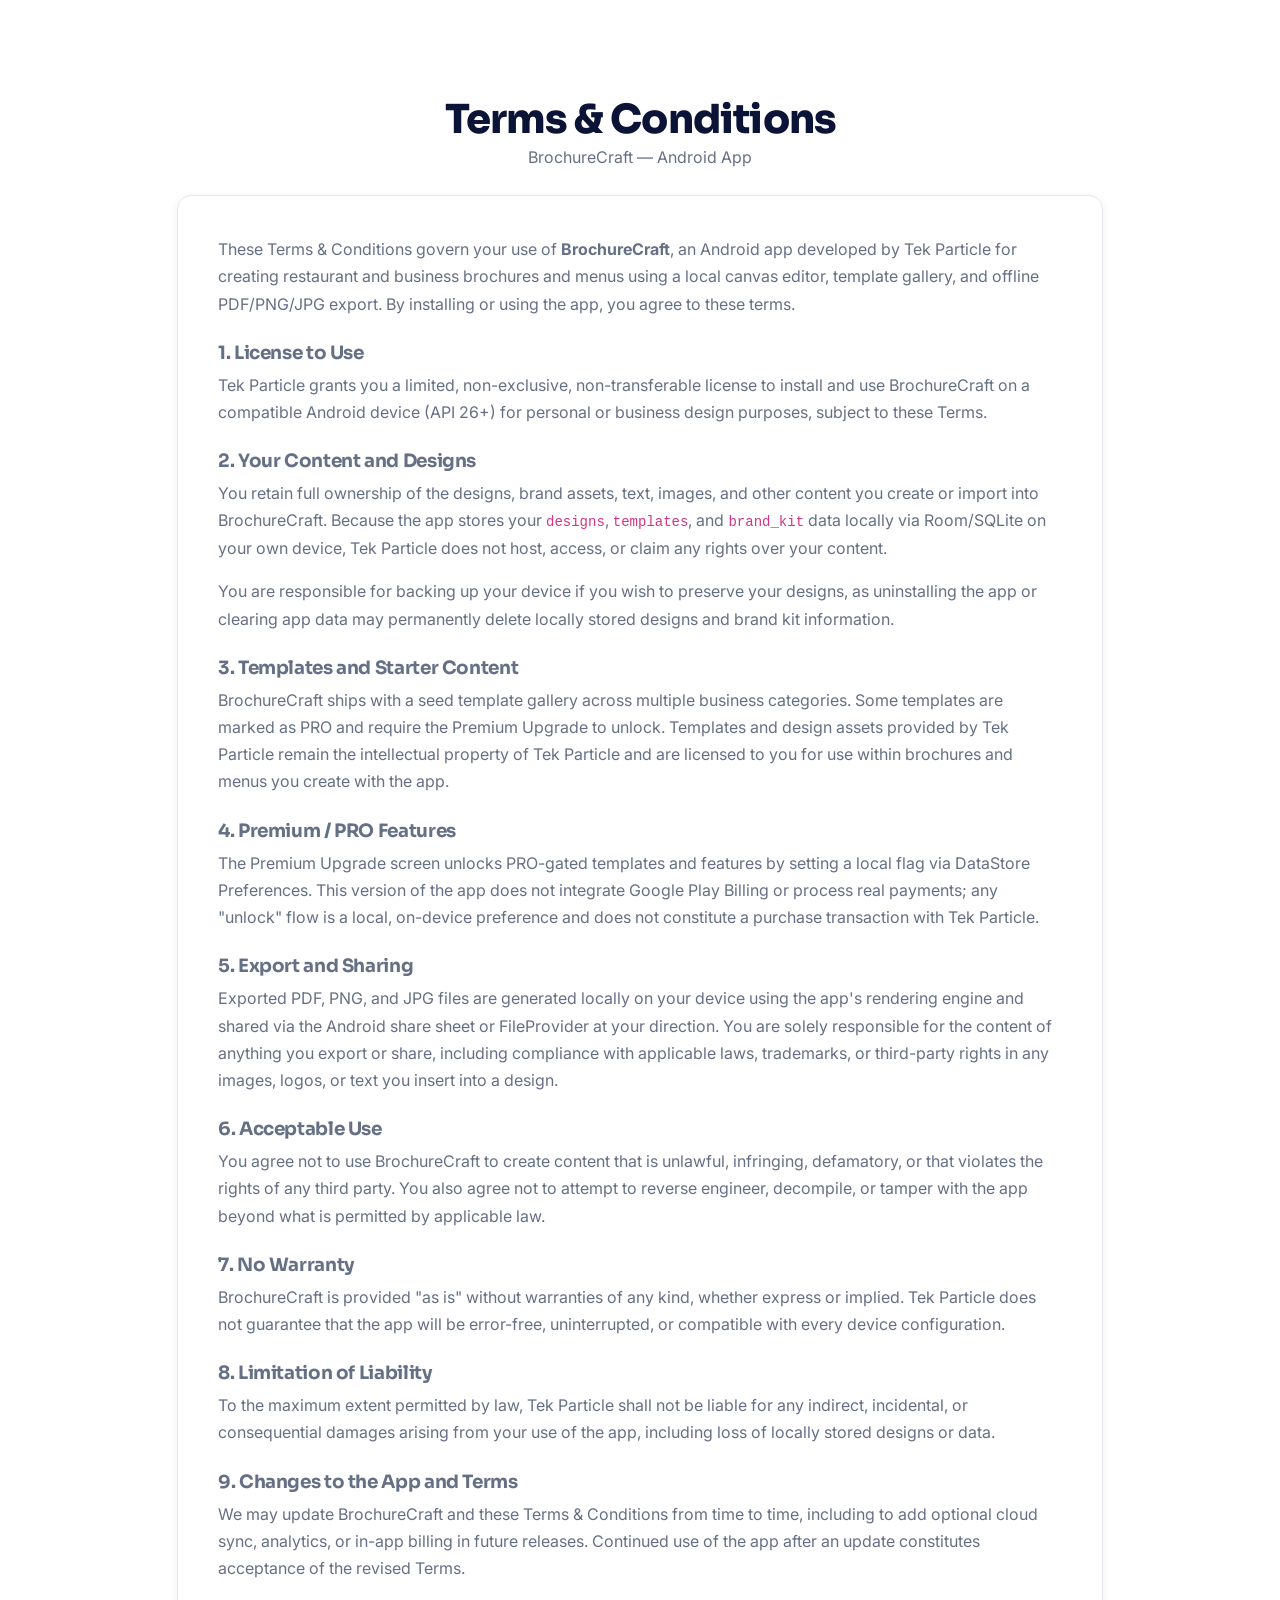
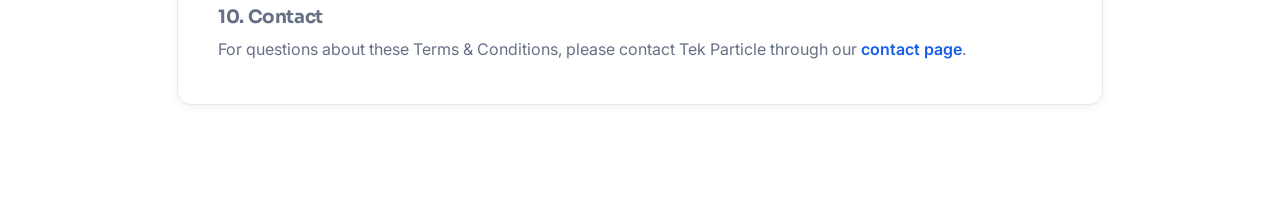
<file: broucher-craft/terms-and-condition.html>
<!DOCTYPE html>
<html lang="en">
<head>
  <meta charset="UTF-8">
  <meta name="viewport" content="width=device-width, initial-scale=1.0">
  <title>Terms &amp; Conditions — BrochureCraft</title>
  <meta name="description" content="Terms and Conditions for BrochureCraft, an Android brochure & menu design app built by Tek Particle.">
  <link rel="icon" type="image/svg+xml" href="data:image/svg+xml,%3Csvg xmlns='http://www.w3.org/2000/svg' viewBox='0 0 100 100'%3E%3Crect width='100' height='100' rx='22' fill='%23155EEF'/%3E%3Ctext x='50' y='68' font-size='58' font-family='Arial' font-weight='800' fill='white' text-anchor='middle'%3EN%3C/text%3E%3C/svg%3E">
  <link rel="preconnect" href="https://fonts.googleapis.com">
  <link rel="preconnect" href="https://fonts.gstatic.com" crossorigin>
  <link href="https://fonts.googleapis.com/css2?family=Inter:wght@400;500;600;700&family=Sora:wght@400;600;700;800&display=swap" rel="stylesheet">
  <link href="https://cdn.jsdelivr.net/npm/bootstrap@5.3.3/dist/css/bootstrap.min.css" rel="stylesheet">
  <link href="https://cdn.jsdelivr.net/npm/bootstrap-icons@1.11.3/font/bootstrap-icons.css" rel="stylesheet">
  <link href="../css/custom.css" rel="stylesheet">
</head>
<body>

  <section class="section pt-5 mt-5">
    <div class="container">
      <div class="row justify-content-center mb-4">
        <div class="col-lg-10 text-center reveal">
          <h1 class="mb-0">Terms &amp; Conditions</h1>
          <p class="text-slate mb-0">BrochureCraft — Android App</p>
        </div>
      </div>
      <div class="row justify-content-center">
        <div class="col-lg-10 reveal">
          <div class="card-premium">
            <p class="mb-3">These Terms &amp; Conditions govern your use of <strong>BrochureCraft</strong>, an Android app developed by Tek Particle for creating restaurant and business brochures and menus using a local canvas editor, template gallery, and offline PDF/PNG/JPG export. By installing or using the app, you agree to these terms.</p>

            <h3 class="card-title mt-4">1. License to Use</h3>
            <p>Tek Particle grants you a limited, non-exclusive, non-transferable license to install and use BrochureCraft on a compatible Android device (API 26+) for personal or business design purposes, subject to these Terms.</p>

            <h3 class="card-title mt-4">2. Your Content and Designs</h3>
            <p>You retain full ownership of the designs, brand assets, text, images, and other content you create or import into BrochureCraft. Because the app stores your <code>designs</code>, <code>templates</code>, and <code>brand_kit</code> data locally via Room/SQLite on your own device, Tek Particle does not host, access, or claim any rights over your content.</p>
            <p>You are responsible for backing up your device if you wish to preserve your designs, as uninstalling the app or clearing app data may permanently delete locally stored designs and brand kit information.</p>

            <h3 class="card-title mt-4">3. Templates and Starter Content</h3>
            <p>BrochureCraft ships with a seed template gallery across multiple business categories. Some templates are marked as PRO and require the Premium Upgrade to unlock. Templates and design assets provided by Tek Particle remain the intellectual property of Tek Particle and are licensed to you for use within brochures and menus you create with the app.</p>

            <h3 class="card-title mt-4">4. Premium / PRO Features</h3>
            <p>The Premium Upgrade screen unlocks PRO-gated templates and features by setting a local flag via DataStore Preferences. This version of the app does not integrate Google Play Billing or process real payments; any "unlock" flow is a local, on-device preference and does not constitute a purchase transaction with Tek Particle.</p>

            <h3 class="card-title mt-4">5. Export and Sharing</h3>
            <p>Exported PDF, PNG, and JPG files are generated locally on your device using the app's rendering engine and shared via the Android share sheet or FileProvider at your direction. You are solely responsible for the content of anything you export or share, including compliance with applicable laws, trademarks, or third-party rights in any images, logos, or text you insert into a design.</p>

            <h3 class="card-title mt-4">6. Acceptable Use</h3>
            <p>You agree not to use BrochureCraft to create content that is unlawful, infringing, defamatory, or that violates the rights of any third party. You also agree not to attempt to reverse engineer, decompile, or tamper with the app beyond what is permitted by applicable law.</p>

            <h3 class="card-title mt-4">7. No Warranty</h3>
            <p>BrochureCraft is provided "as is" without warranties of any kind, whether express or implied. Tek Particle does not guarantee that the app will be error-free, uninterrupted, or compatible with every device configuration.</p>

            <h3 class="card-title mt-4">8. Limitation of Liability</h3>
            <p>To the maximum extent permitted by law, Tek Particle shall not be liable for any indirect, incidental, or consequential damages arising from your use of the app, including loss of locally stored designs or data.</p>

            <h3 class="card-title mt-4">9. Changes to the App and Terms</h3>
            <p>We may update BrochureCraft and these Terms &amp; Conditions from time to time, including to add optional cloud sync, analytics, or in-app billing in future releases. Continued use of the app after an update constitutes acceptance of the revised Terms.</p>

            <h3 class="card-title mt-4">10. Contact</h3>
            <p class="mb-0">For questions about these Terms &amp; Conditions, please contact Tek Particle through our <a href="contact-us.html" class="text-primary-custom fw-semibold">contact page</a>.</p>
          </div>
        </div>
      </div>
    </div>
  </section>

  <script src="../js/main.js"></script>
</body>
</html>
</file>
<file: css/custom.css>
/* =====================================================
   NEXORA — Premium Bootstrap 5 Business Theme
   Custom Design System (overrides + extensions)
   ===================================================== */

:root {
  /* Color system */
  --n-primary: #155EEF;
  --n-primary-dark: #0E3FB0;
  --n-secondary: #6941C6;
  --n-navy: #0B1437;
  --n-success: #12B76A;
  --n-slate: #667085;
  --n-slate-light: #98A2B3;
  --n-bg: #F7F9FC;
  --n-bg-alt: #EEF2FF;
  --n-border: #E4E7EC;
  --n-white: #FFFFFF;

  /* Gradients */
  --n-gradient-primary: linear-gradient(135deg, #155EEF 0%, #6941C6 100%);
  --n-gradient-soft: linear-gradient(135deg, #EEF2FF 0%, #F4F0FF 100%);
  --n-gradient-dark: linear-gradient(135deg, #0B1437 0%, #1A2456 100%);

  /* Typography */
  --n-font-display: 'Sora', sans-serif;
  --n-font-body: 'Inter', sans-serif;

  /* Spacing rhythm (8px base) */
  --n-space-xs: 0.5rem;
  --n-space-sm: 1rem;
  --n-space-md: 1.5rem;
  --n-space-lg: 2.5rem;
  --n-space-xl: 4rem;
  --n-space-2xl: 6rem;

  /* Radius */
  --n-radius-sm: 8px;
  --n-radius-md: 14px;
  --n-radius-lg: 20px;
  --n-radius-pill: 100px;

  /* Shadows */
  --n-shadow-sm: 0 2px 8px rgba(11, 20, 55, 0.06);
  --n-shadow-md: 0 8px 24px rgba(11, 20, 55, 0.08);
  --n-shadow-lg: 0 20px 48px rgba(11, 20, 55, 0.12);
  --n-shadow-primary: 0 12px 28px rgba(21, 94, 239, 0.25);

  /* Bootstrap overrides */
  --bs-primary: #155EEF;
  --bs-primary-rgb: 21, 94, 239;
  --bs-body-font-family: var(--n-font-body);
  --bs-body-color: var(--n-slate);
  --bs-body-bg: var(--n-white);
}

/* =====================================================
   BASE
   ===================================================== */
html { scroll-behavior: smooth; }

body {
  font-family: var(--n-font-body);
  color: var(--n-slate);
  background-color: var(--n-white);
  -webkit-font-smoothing: antialiased;
  overflow-x: hidden;
}

h1, h2, h3, h4, h5, h6,
.font-display {
  font-family: var(--n-font-display);
  color: var(--n-navy);
  font-weight: 700;
  letter-spacing: -0.02em;
}

h1 { font-weight: 800; }

p { line-height: 1.7; }

a { text-decoration: none; }

.text-primary-custom { color: var(--n-primary) !important; }
.text-slate { color: var(--n-slate) !important; }
.text-navy { color: var(--n-navy) !important; }
.bg-soft { background-color: var(--n-bg) !important; }
.bg-soft-alt { background: var(--n-gradient-soft) !important; }
.bg-navy { background-color: var(--n-navy) !important; }
.bg-gradient-primary { background: var(--n-gradient-primary) !important; }
.bg-gradient-dark { background: var(--n-gradient-dark) !important; }

/* Section spacing rhythm */
.section { padding-top: var(--n-space-2xl); padding-bottom: var(--n-space-2xl); }
.section-sm { padding-top: var(--n-space-xl); padding-bottom: var(--n-space-xl); }

@media (max-width: 767.98px) {
  .section { padding-top: var(--n-space-xl); padding-bottom: var(--n-space-xl); }
  .section-sm { padding-top: var(--n-space-lg); padding-bottom: var(--n-space-lg); }
}

/* Eyebrow label */
.eyebrow {
  display: inline-flex;
  align-items: center;
  gap: 0.5rem;
  font-family: var(--n-font-display);
  font-size: 0.75rem;
  font-weight: 700;
  letter-spacing: 0.12em;
  text-transform: uppercase;
  color: var(--n-primary);
  background: var(--n-bg-alt);
  padding: 0.4rem 1rem;
  border-radius: var(--n-radius-pill);
  margin-bottom: var(--n-space-sm);
}

.eyebrow::before {
  content: '';
  width: 6px;
  height: 6px;
  border-radius: 50%;
  background: var(--n-primary);
  display: inline-block;
}

.section-title { margin-bottom: var(--n-space-sm); }
.section-subtitle {
  font-size: 1.05rem;
  color: var(--n-slate);
  max-width: 620px;
}
.section-header { margin-bottom: var(--n-space-xl); }

/* =====================================================
   BUTTONS
   ===================================================== */
.btn {
  font-family: var(--n-font-display);
  font-weight: 600;
  border-radius: var(--n-radius-sm);
  padding: 0.75rem 1.75rem;
  font-size: 0.95rem;
  transition: all 0.25s ease;
  border-width: 1.5px;
}

.btn-primary {
  background: var(--n-gradient-primary);
  border: none;
  box-shadow: var(--n-shadow-primary);
  color: #fff;
}

.btn-primary:hover {
  transform: translateY(-2px);
  box-shadow: 0 16px 32px rgba(21, 94, 239, 0.32);
  color: #fff;
}

.btn-outline-primary {
  border-color: var(--n-primary);
  color: var(--n-primary);
  background: transparent;
}

.btn-outline-primary:hover {
  background: var(--n-primary);
  border-color: var(--n-primary);
  transform: translateY(-2px);
}

.btn-light-custom {
  background: #fff;
  color: var(--n-navy);
  border: 1.5px solid var(--n-border);
}

.btn-light-custom:hover {
  background: var(--n-bg);
  transform: translateY(-2px);
}

.btn-outline-white {
  border-color: rgba(255,255,255,0.4);
  color: #fff;
}

.btn-outline-white:hover {
  background: rgba(255,255,255,0.12);
  border-color: #fff;
  color: #fff;
}

.btn-lg-custom { padding: 1rem 2.25rem; font-size: 1rem; }
.btn-sm-custom { padding: 0.5rem 1.25rem; font-size: 0.85rem; }

/* =====================================================
   NAVBAR
   ===================================================== */
.navbar-nexora {
  padding: 1.25rem 0;
  transition: all 0.3s ease;
  background: rgba(255, 255, 255, 0.96);
}

.navbar-nexora.scrolled {
  padding: 0.75rem 0;
  background: rgba(255, 255, 255, 0.92);
  backdrop-filter: blur(12px);
  box-shadow: var(--n-shadow-sm);
}

body.page-header-blue .navbar-nexora:not(.scrolled) {
  background: rgba(8, 29, 78, 0.96);
}

.navbar-brand-custom {
  font-family: var(--n-font-display);
  font-weight: 800;
  font-size: 1.5rem;
  color: var(--n-navy) !important;
  letter-spacing: -0.02em;
}

.navbar-brand-custom span { color: var(--n-primary); }

body.page-header-blue .navbar-nexora:not(.scrolled) .navbar-brand-custom {
  color: #fff !important;
}

body.page-header-blue .navbar-nexora:not(.scrolled) .navbar-brand-custom span {
  color: var(--n-primary) !important;
}

body.page-header-blue .navbar-nexora.scrolled .navbar-brand-custom,
body.page-header-blue .navbar-nexora.scrolled .navbar-brand-custom span {
  color: var(--n-navy) !important;
}

.navbar-nexora .nav-link {
  font-family: var(--n-font-display);
  font-weight: 600;
  font-size: 0.95rem;
  color: rgb(152, 119, 119) !important;
  padding: 0.5rem 1.1rem !important;
  border-radius: var(--n-radius-sm);
  transition: all 0.2s ease;
}

.nav2{
  color: yellow !important;;
}
.navbar-nexora .nav-link:hover,
.navbar-nexora .nav-link.active {
  color: rgb(15, 15, 64) !important;
  background: var(--n-bg-alt);
}

.navbar-toggler-custom {
  border: none;
  width: 44px;
  height: 44px;
  border-radius: var(--n-radius-sm);
  background: var(--n-bg-alt);
  display: flex;
  align-items: center;
  justify-content: center;
  gap: 4px;
  flex-direction: column;
  padding: 0;
}

.navbar-toggler-custom .bar {
  width: 20px;
  height: 2px;
  background: var(--n-navy);
  border-radius: 2px;
  transition: all 0.3s ease;
}

.navbar-toggler-custom.active .bar:nth-child(1) {
  transform: translateY(6px) rotate(45deg);
}
.navbar-toggler-custom.active .bar:nth-child(2) { opacity: 0; }
.navbar-toggler-custom.active .bar:nth-child(3) {
  transform: translateY(-6px) rotate(-45deg);
}

@media (max-width: 991.98px) {
  .navbar-nexora {
    background: rgba(255, 255, 255, 0.96);
    backdrop-filter: blur(12px);
    box-shadow: var(--n-shadow-sm);
  }

  .navbar-nexora .navbar-collapse {
    background: rgba(255, 255, 255, 0.98);
    border-radius: 1rem;
    padding: 0.9rem 1rem;
    margin-top: 0.75rem;
    box-shadow: var(--n-shadow-sm);
    border: 1px solid rgba(15, 15, 64, 0.08);
  }

  .navbar-nexora .nav-link {
    color: var(--n-navy) !important;
    padding: 0.7rem 0.9rem !important;
  }

  .navbar-nexora .nav-link:hover,
  .navbar-nexora .nav-link.active {
    color: var(--n-navy) !important;
    background: var(--n-bg-alt);
  }
}

/* =====================================================
   HERO
   ===================================================== */
.hero {
  position: relative;
  padding-top: 9rem;
  padding-bottom: 5rem;
  background: var(--n-gradient-soft);
  overflow: hidden;
}

.hero::before {
  content: '';
  position: absolute;
  top: -150px;
  right: -150px;
  width: 500px;
  height: 500px;
  border-radius: 50%;
  background: radial-gradient(circle, rgba(105,65,198,0.14) 0%, rgba(21,94,239,0.06) 60%, transparent 100%);
  z-index: 0;
}

.hero::after {
  content: '';
  position: absolute;
  bottom: -200px;
  left: -150px;
  width: 450px;
  height: 450px;
  border-radius: 50%;
  background: radial-gradient(circle, rgba(21,94,239,0.10) 0%, transparent 70%);
  z-index: 0;
}

.hero-content { position: relative; z-index: 2; }

.hero h1 { font-size: 3.25rem; line-height: 1.15; }

@media (max-width: 991.98px) {
  .hero { padding-top: 7rem; text-align: center; }
  .hero h1 { font-size: 2.4rem; }
}

@media (max-width: 575.98px) {
  .hero h1 { font-size: 2rem; }
}

/* Hero visual / dashboard mock card */
.hero-visual {
  position: relative;
  z-index: 1;
}

.hero-mock-card {
  background: #fff;
  border-radius: var(--n-radius-lg);
  box-shadow: var(--n-shadow-lg);
  padding: var(--n-space-md);
  border: 1px solid var(--n-border);
  position: relative;
}

.hero-mock-card .mock-bar {
  height: 10px;
  border-radius: var(--n-radius-pill);
  background: var(--n-bg-alt);
  margin-bottom: 0.75rem;
}

.hero-float-badge {
  position: absolute;
  background: #fff;
  border-radius: var(--n-radius-md);
  box-shadow: var(--n-shadow-md);
  padding: 0.9rem 1.25rem;
  display: flex;
  align-items: center;
  gap: 0.75rem;
  font-family: var(--n-font-display);
  font-weight: 700;
  font-size: 0.9rem;
  color: var(--n-navy);
  z-index: 3;
}

.hero-float-badge.badge-1 { top: -1.5rem; left: -1.5rem; }
.hero-float-badge.badge-2 { bottom: -1.5rem; right: -1.5rem; }

.hero-float-badge .icon-box {
  width: 36px;
  height: 36px;
  border-radius: 10px;
  display: flex;
  align-items: center;
  justify-content: center;
  flex-shrink: 0;
}

@media (max-width: 767.98px) {
  .hero-float-badge { padding: 0.6rem 0.9rem; font-size: 0.75rem; }
  .hero-float-badge.badge-1 { top: -1rem; left: -0.5rem; }
  .hero-float-badge.badge-2 { bottom: -1rem; right: -0.5rem; }
}

/* Stats strip */
.stats-strip {
  border-top: 1px solid var(--n-border);
  border-bottom: 1px solid var(--n-border);
}

.stat-item .stat-number {
  font-family: var(--n-font-display);
  font-size: 2.25rem;
  font-weight: 800;
  color: var(--n-navy);
}

.stat-item .stat-label {
  font-size: 0.9rem;
  color: var(--n-slate);
  font-weight: 500;
}

/* =====================================================
   ICON BOXES
   ===================================================== */
.icon-box {
  width: 56px;
  height: 56px;
  border-radius: var(--n-radius-sm);
  display: flex;
  align-items: center;
  justify-content: center;
  font-size: 1.5rem;
  flex-shrink: 0;
}

.icon-box-primary { background: var(--n-bg-alt); color: var(--n-primary); }
.icon-box-secondary { background: #F4F0FF; color: var(--n-secondary); }
.icon-box-success { background: #E7F9F0; color: var(--n-success); }

.icon-box-lg { width: 72px; height: 72px; font-size: 2rem; border-radius: var(--n-radius-md); }

.icon-box-white {
  background: rgba(255,255,255,0.12);
  color: #fff;
}

/* =====================================================
   CARDS — premium card system
   ===================================================== */
.card-premium {
  background: #fff;
  border: 1px solid var(--n-border);
  border-radius: var(--n-radius-md);
  box-shadow: var(--n-shadow-sm);
  transition: all 0.3s ease;
  padding: var(--n-space-lg);
  height: 100%;
}

.card-premium:hover {
  box-shadow: var(--n-shadow-md);
  transform: translateY(-6px);
  border-color: transparent;
}

.card-premium .card-title {
  font-size: 1.15rem;
  margin-bottom: 0.5rem;
}

.card-link-arrow {
  font-family: var(--n-font-display);
  font-weight: 700;
  font-size: 0.9rem;
  color: var(--n-primary);
  display: inline-flex;
  align-items: center;
  gap: 0.4rem;
  transition: gap 0.2s ease;
}

.card-link-arrow:hover { gap: 0.7rem; color: var(--n-primary-dark); }

/* Pricing card */
.pricing-card {
  background: #fff;
  border: 1px solid var(--n-border);
  border-radius: var(--n-radius-lg);
  padding: var(--n-space-lg);
  box-shadow: var(--n-shadow-sm);
  transition: all 0.3s ease;
  height: 100%;
  position: relative;
}

.pricing-card:hover { box-shadow: var(--n-shadow-md); transform: translateY(-6px); }

.pricing-card.featured {
  background: var(--n-gradient-dark);
  border: none;
  color: #fff;
  box-shadow: var(--n-shadow-lg);
  transform: scale(1.03);
}

.pricing-card.featured .price, .pricing-card.featured h3 { color: #fff; }
.pricing-card.featured .text-slate { color: rgba(255,255,255,0.65) !important; }
.pricing-card.featured ul li { color: rgba(255,255,255,0.85); }
.pricing-card.featured .pricing-divider { border-color: rgba(255,255,255,0.12); }

@media (max-width: 991.98px) {
  .pricing-card.featured { transform: none; }
}

.pricing-badge {
  position: absolute;
  top: -14px;
  right: 2rem;
  background: var(--n-gradient-primary);
  color: #fff;
  font-family: var(--n-font-display);
  font-weight: 700;
  font-size: 0.75rem;
  padding: 0.4rem 1rem;
  border-radius: var(--n-radius-pill);
  letter-spacing: 0.05em;
}

.price {
  font-family: var(--n-font-display);
  font-size: 3rem;
  font-weight: 800;
  color: var(--n-navy);
}

.price-period { font-size: 1rem; font-weight: 500; color: var(--n-slate); }

.pricing-divider { border-color: var(--n-border); margin: var(--n-space-md) 0; }

.feature-list { list-style: none; padding: 0; margin: 0; }
.feature-list li {
  display: flex;
  align-items: flex-start;
  gap: 0.65rem;
  margin-bottom: 0.75rem;
  font-size: 0.95rem;
  color: var(--n-slate);
}

.feature-list li i { color: var(--n-success); margin-top: 0.2rem; flex-shrink: 0; }
.feature-list li.disabled { opacity: 0.45; }
.feature-list li.disabled i { color: var(--n-slate-light); }

/* Blog cards */
.blog-card-img {
  border-radius: var(--n-radius-md) var(--n-radius-md) 0 0;
  overflow: hidden;
  aspect-ratio: 16/10;
}

.blog-card-img img { transition: transform 0.4s ease; width: 100%; height: 100%; object-fit: cover; }
.card-premium:hover .blog-card-img img { transform: scale(1.06); }

.blog-card-body { padding: var(--n-space-md) var(--n-space-md) 0; }

.tag-pill {
  display: inline-block;
  font-family: var(--n-font-display);
  font-size: 0.7rem;
  font-weight: 700;
  letter-spacing: 0.06em;
  text-transform: uppercase;
  color: var(--n-primary);
  background: var(--n-bg-alt);
  padding: 0.3rem 0.8rem;
  border-radius: var(--n-radius-pill);
  margin-bottom: 0.75rem;
}

.meta-row {
  display: flex;
  align-items: center;
  gap: 1rem;
  font-size: 0.85rem;
  color: var(--n-slate-light);
  margin-top: 1rem;
  padding-top: 1rem;
  border-top: 1px solid var(--n-border);
}

/* Portfolio card */
.portfolio-card {
  position: relative;
  border-radius: var(--n-radius-md);
  overflow: hidden;
  box-shadow: var(--n-shadow-sm);
  aspect-ratio: 4/3;
}

.portfolio-card img { width: 100%; height: 100%; object-fit: cover; transition: transform 0.5s ease; }

.portfolio-overlay {
  position: absolute;
  inset: 0;
  background: linear-gradient(180deg, rgba(11,20,55,0) 30%, rgba(11,20,55,0.88) 100%);
  display: flex;
  flex-direction: column;
  justify-content: flex-end;
  padding: var(--n-space-md);
  opacity: 0;
  transition: opacity 0.35s ease;
}

.portfolio-card:hover .portfolio-overlay { opacity: 1; }
.portfolio-card:hover img { transform: scale(1.08); }

.portfolio-overlay h5 { color: #fff; margin-bottom: 0.25rem; }
.portfolio-overlay span { color: rgba(255,255,255,0.7); font-size: 0.85rem; }

/* Testimonial card */
.testimonial-card {
  background: #fff;
  border-radius: var(--n-radius-md);
  box-shadow: var(--n-shadow-sm);
  border: 1px solid var(--n-border);
  padding: var(--n-space-lg);
  height: 100%;
}

.testimonial-card .stars { color: #FFB400; letter-spacing: 0.15em; font-size: 0.9rem; margin-bottom: 1rem; }

.testimonial-author {
  display: flex;
  align-items: center;
  gap: 0.85rem;
  margin-top: var(--n-space-md);
}

.testimonial-author img {
  width: 48px; height: 48px; border-radius: 50%; object-fit: cover;
}

.testimonial-author .name { font-family: var(--n-font-display); font-weight: 700; color: var(--n-navy); font-size: 0.95rem; }
.testimonial-author .role { font-size: 0.8rem; color: var(--n-slate-light); }

/* Process steps (numbered — real sequence) */
.process-step {
  position: relative;
  padding-left: 0;
}

.process-number {
  font-family: var(--n-font-display);
  font-size: 3rem;
  font-weight: 800;
  background: var(--n-gradient-primary);
  -webkit-background-clip: text;
  background-clip: text;
  -webkit-text-fill-color: transparent;
  color: transparent;
  line-height: 1;
  margin-bottom: 1rem;
  display: block;
}

/* Logo cloud */
.logo-cloud-item {
  display: flex;
  align-items: center;
  justify-content: center;
  font-family: var(--n-font-display);
  font-weight: 800;
  font-size: 1.25rem;
  color: var(--n-slate-light);
  opacity: 0.7;
  transition: opacity 0.2s ease;
}

.logo-cloud-item:hover { opacity: 1; color: var(--n-navy); }

/* =====================================================
   FORMS
   ===================================================== */
.form-control,
.form-select {
  border: 1.5px solid var(--n-border);
  border-radius: var(--n-radius-sm);
  padding: 0.85rem 1.1rem;
  font-size: 0.95rem;
  background-color: var(--n-bg);
  transition: all 0.2s ease;
}

.form-control:focus,
.form-select:focus {
  border-color: var(--n-primary);
  box-shadow: 0 0 0 4px rgba(21, 94, 239, 0.1);
  background-color: #fff;
}

.form-label {
  font-family: var(--n-font-display);
  font-weight: 600;
  font-size: 0.9rem;
  color: var(--n-navy);
  margin-bottom: 0.5rem;
}

.form-control.is-invalid, .form-select.is-invalid { border-color: #DC3545; }
.form-control.is-valid, .form-select.is-valid { border-color: var(--n-success); }

/* Newsletter / CTA section */
.cta-section {
  background: var(--n-gradient-dark);
  border-radius: var(--n-radius-lg);
  padding: var(--n-space-2xl) var(--n-space-lg);
  position: relative;
  overflow: hidden;
  isolation: isolate;
}

.cta-section::before {
  content: '';
  position: absolute;
  top: -100px;
  right: -100px;
  width: 350px;
  height: 350px;
  border-radius: 50%;
  background: radial-gradient(circle, rgba(21,94,239,0.25) 0%, transparent 70%);
  z-index: 0;
}

.cta-section .row,
.cta-section h2,
.cta-section p,
.cta-section a {
  position: relative;
  z-index: 1;
}

.cta-section h2, .cta-section p { color: #fff; }
.cta-section p { color: rgba(255,255,255,0.7); }

/* =====================================================
   FOOTER
   ===================================================== */
.footer-nexora {
  background: var(--n-navy);
  color: rgba(255,255,255,0.65);
  padding-top: var(--n-space-2xl);
}

.footer-nexora h6 {
  color: #fff;
  font-size: 0.85rem;
  letter-spacing: 0.08em;
  text-transform: uppercase;
  margin-bottom: var(--n-space-md);
}

.footer-nexora a {
  color: rgba(255,255,255,0.6);
  transition: color 0.2s ease;
  display: block;
  margin-bottom: 0.65rem;
  font-size: 0.95rem;
}

.footer-nexora a:hover { color: #fff; }

.footer-bottom {
  border-top: 1px solid rgba(255,255,255,0.08);
  margin-top: var(--n-space-xl);
  padding: var(--n-space-md) 0;
  font-size: 0.85rem;
}

.social-icon {
  width: 40px;
  height: 40px;
  border-radius: 50%;
  background: rgba(255,255,255,0.06);
  display: inline-flex !important;
  align-items: center;
  justify-content: center;
  color: #fff !important;
  transition: all 0.2s ease;
  margin-bottom: 0 !important;
  text-decoration: none;
  line-height: 1;
  vertical-align: middle;
  position: relative;
  flex-shrink: 0;
}

.social-icon i {
  display: inline-flex;
  align-items: center;
  justify-content: center;
  font-size: 1rem;
  line-height: 1;
  position: relative;
  top: 0;
  left: 0;
  transform: none;
  margin: 0;
}

.social-icon:hover { background: var(--n-primary); transform: translateY(-3px); }

.footer-nexora .d-flex.gap-2 {
  display: flex !important;
  align-items: center;
  justify-content: flex-start;
}

/* =====================================================
   PAGE HEADER (sub-pages)
   ===================================================== */
.page-header {
  background: var(--n-gradient-dark);
  padding: 8rem 0 4rem;
  position: relative;
  overflow: hidden;
  text-align: center;
  isolation: isolate;
}

.page-header::before {
  content: '';
  position: absolute;
  top: -120px;
  right: -120px;
  width: 400px;
  height: 400px;
  border-radius: 50%;
  background: radial-gradient(circle, rgba(21,94,239,0.25) 0%, transparent 70%);
  z-index: 0;
}

.page-header .container,
.page-header h1,
.page-header a {
  position: relative;
  z-index: 1;
}

.page-header h1 { color: #fff; }

.breadcrumb-custom {
  display: inline-flex;
  gap: 0.5rem;
  font-size: 0.9rem;
  color: rgba(255,255,255,0.6);
  font-weight: 500;
}

.breadcrumb-custom a { color: rgba(255,255,255,0.6); }
.breadcrumb-custom a:hover { color: #fff; }
.breadcrumb-custom .active { color: var(--n-primary); }

/* =====================================================
   SCROLL REVEAL (lightweight)
   ===================================================== */
.reveal {
  opacity: 0;
  transform: translateY(24px);
  transition: opacity 0.6s ease, transform 0.6s ease;
}

.reveal.is-visible {
  opacity: 1;
  transform: translateY(0);
}

@media (prefers-reduced-motion: reduce) {
  .reveal { opacity: 1; transform: none; transition: none; }
  .card-premium:hover, .pricing-card:hover, .btn:hover, .portfolio-card img { transform: none; }
}

/* =====================================================
   MISC UTILITIES
   ===================================================== */
.divider-line { height: 1px; background: var(--n-border); border: none; }

.rounded-img { border-radius: var(--n-radius-lg); }

.badge-soft {
  background: var(--n-bg-alt);
  color: var(--n-primary);
  font-weight: 600;
  padding: 0.35rem 0.85rem;
  border-radius: var(--n-radius-pill);
  font-size: 0.8rem;
}

.list-check {
  list-style: none;
  padding: 0;
}

.list-check li {
  display: flex;
  align-items: flex-start;
  gap: 0.75rem;
  margin-bottom: 0.85rem;
}

.list-check li i {
  color: var(--n-primary);
  background: var(--n-bg-alt);
  width: 24px;
  height: 24px;
  border-radius: 50%;
  display: flex;
  align-items: center;
  justify-content: center;
  font-size: 0.7rem;
  flex-shrink: 0;
  margin-top: 0.1rem;
}

/* Author / sidebar widgets (blog details) */
.widget {
  background: #fff;
  border: 1px solid var(--n-border);
  border-radius: var(--n-radius-md);
  padding: var(--n-space-md);
  margin-bottom: var(--n-space-md);
}

.widget h5 { font-size: 1rem; margin-bottom: var(--n-space-sm); }

.widget-link-list { list-style: none; padding: 0; margin: 0; }
.widget-link-list li {
  display: flex;
  justify-content: space-between;
  padding: 0.6rem 0;
  border-bottom: 1px solid var(--n-border);
  font-size: 0.9rem;
  color: var(--n-navy);
  font-weight: 500;
}
.widget-link-list li:last-child { border-bottom: none; }
.widget-link-list li span { color: var(--n-slate-light); font-weight: 400; }

/* FAQ accordion custom */
.accordion-custom .accordion-item {
  border: 1px solid var(--n-border);
  border-radius: var(--n-radius-sm) !important;
  margin-bottom: 1rem;
  overflow: hidden;
}

.accordion-custom .accordion-button {
  font-family: var(--n-font-display);
  font-weight: 700;
  color: var(--n-navy);
  background: #fff;
  padding: 1.25rem 1.5rem;
}

.accordion-custom .accordion-button:not(.collapsed) {
  color: var(--n-primary);
  background: var(--n-bg-alt);
  box-shadow: none;
}

.accordion-custom .accordion-button:focus { box-shadow: none; border-color: var(--n-border); }
.accordion-custom .accordion-body { padding: 1.25rem 1.5rem; color: var(--n-slate); }

/* Back to top */
.back-to-top {
  position: fixed;
  bottom: 2rem;
  right: 2rem;
  width: 48px;
  height: 48px;
  border-radius: 50%;
  background: var(--n-gradient-primary);
  color: #fff;
  display: flex;
  align-items: center;
  justify-content: center;
  box-shadow: var(--n-shadow-primary);
  opacity: 0;
  visibility: hidden;
  transform: translateY(10px);
  transition: all 0.3s ease;
  z-index: 999;
  border: none;
}

.back-to-top.show { opacity: 1; visibility: visible; transform: translateY(0); }

/* Contact map placeholder */
.map-frame {
  border-radius: var(--n-radius-md);
  overflow: hidden;
  border: 1px solid var(--n-border);
  height: 50%;
  min-height: 320px;
}

.map-frame iframe { width: 100%; height: 100%; min-height: 320px; border: 0; display: block; }

/* Service detail icon list */
.feature-grid-item {
  display: flex;
  gap: 1rem;
  padding: var(--n-space-md);
  background: var(--n-bg);
  border-radius: var(--n-radius-md);
  height: 100%;
}
</file>
